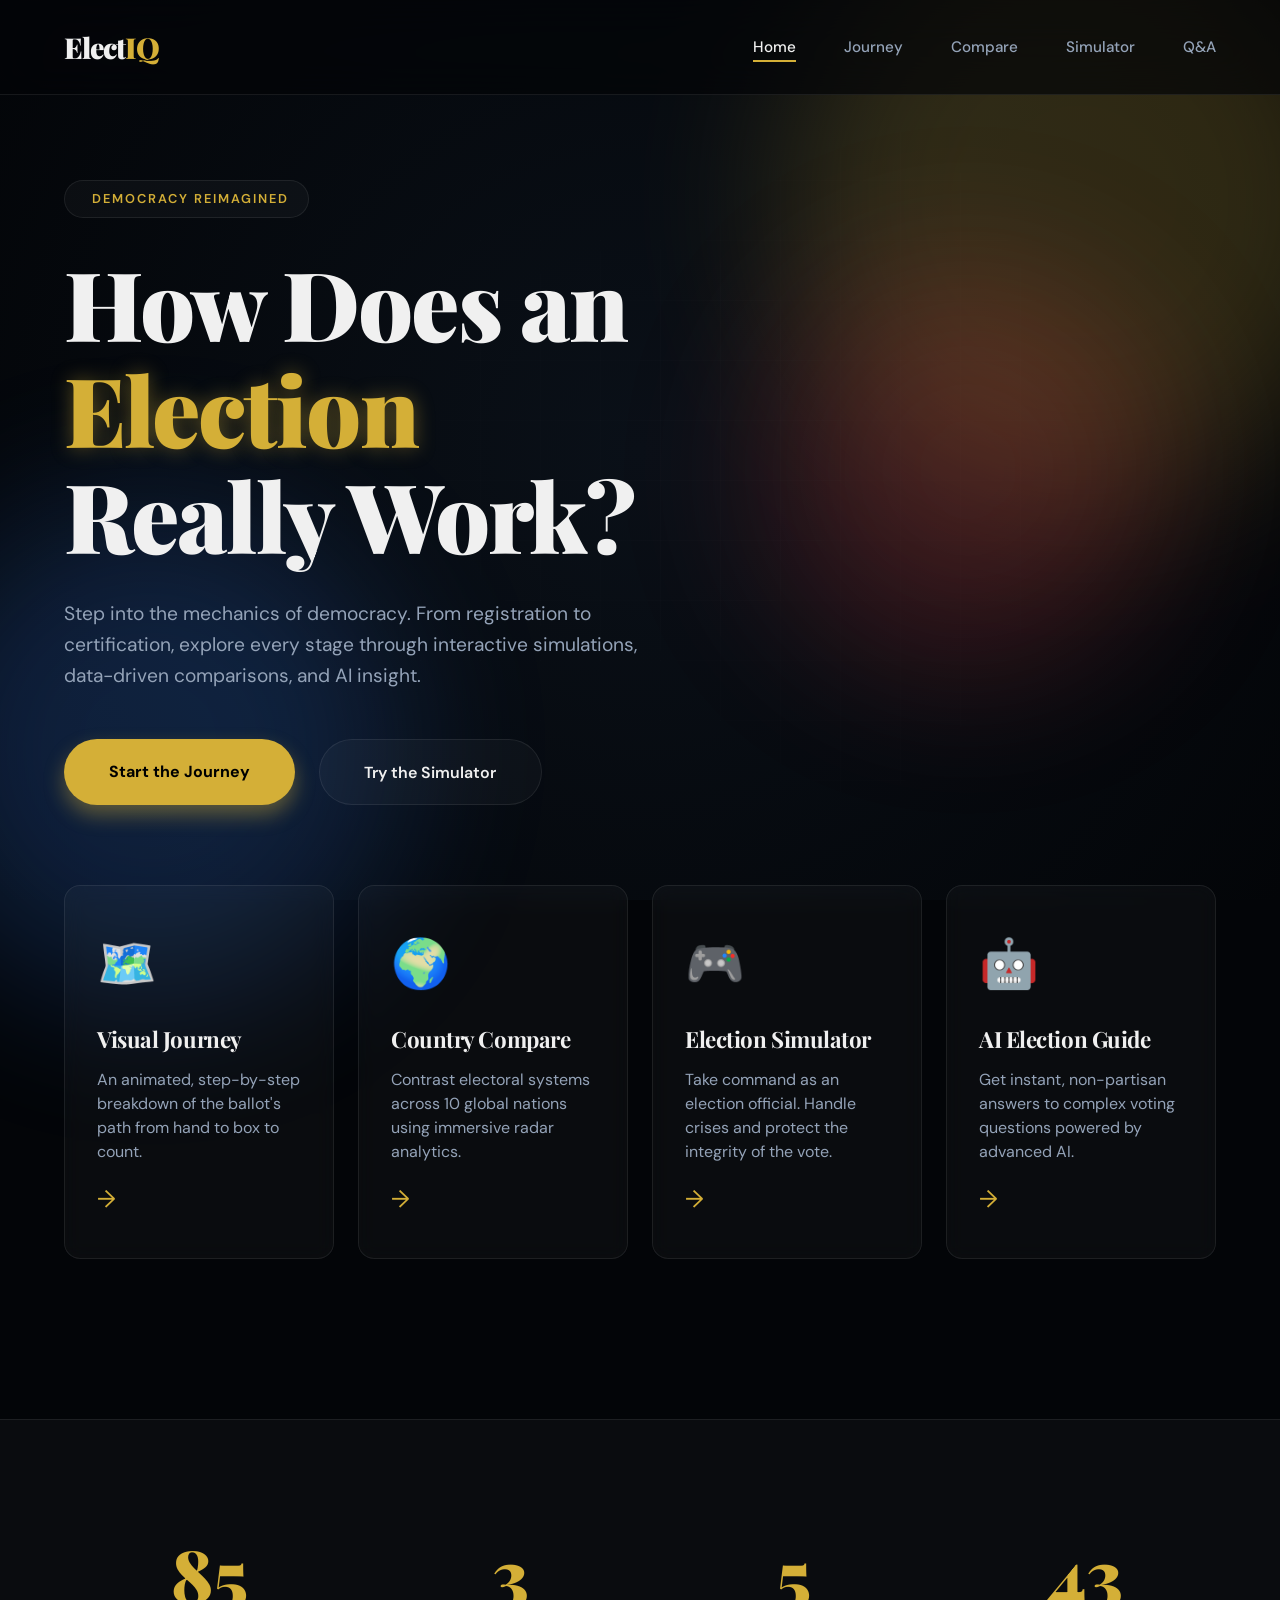
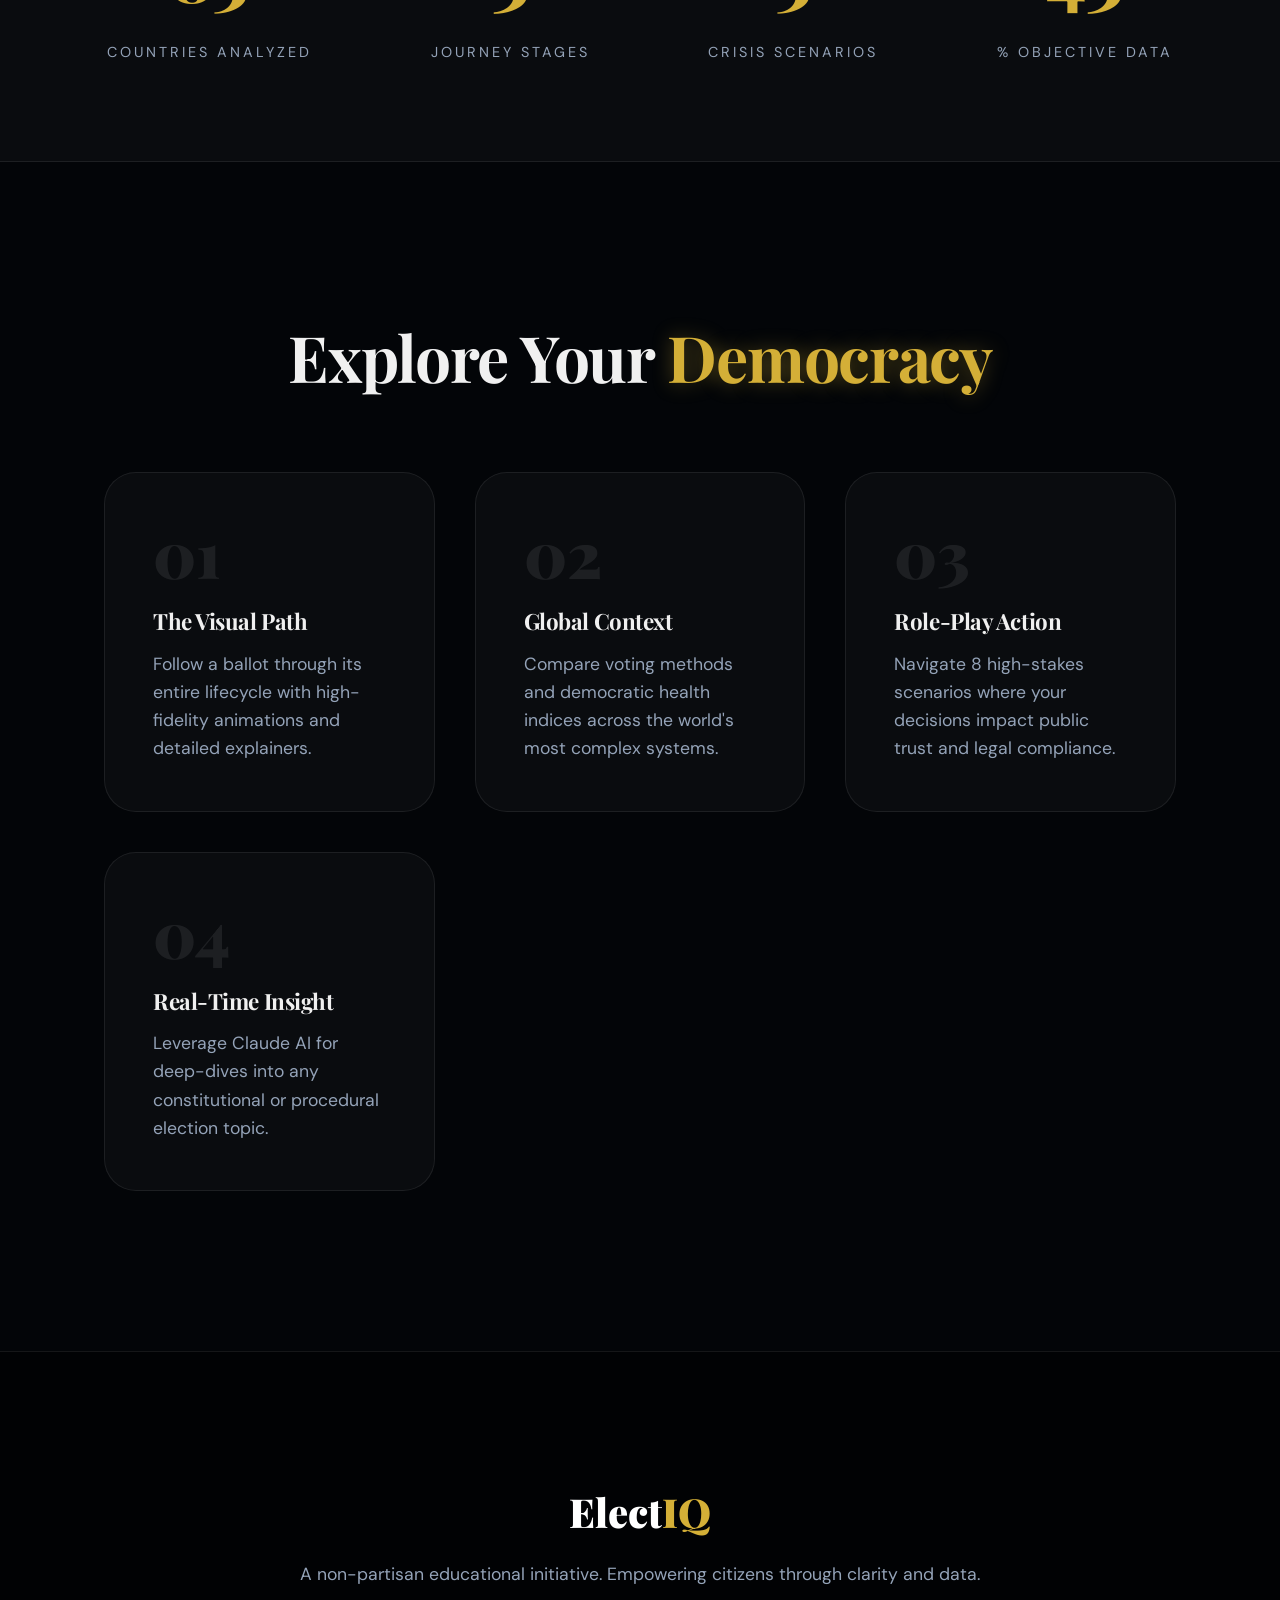
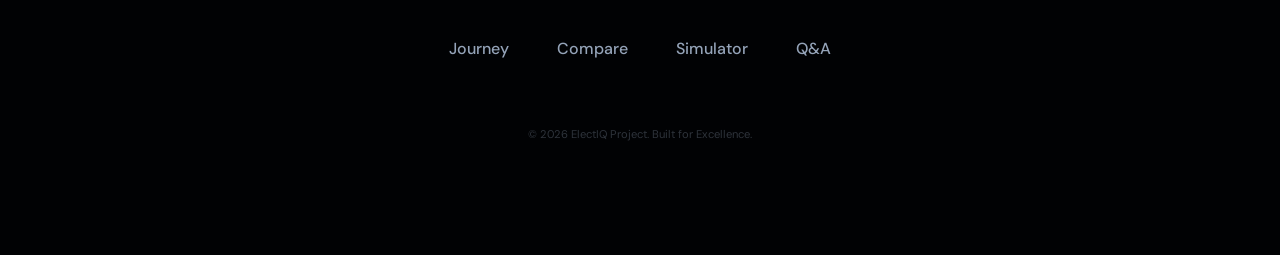
<file: problem-statement-2/index.html>
<!DOCTYPE html>
<html lang="en">
<head>
  <meta charset="UTF-8" />
  <meta name="viewport" content="width=device-width, initial-scale=1.0"/>
  <title>ElectIQ — Master Democracy Through Interaction</title>
  <meta name="description" content="Explore the full journey of an election with ElectIQ. Interactive visuals, country comparisons, and AI-powered guides to understand democracy.">
  <link rel="stylesheet" href="css/main.css" />
  <link rel="preconnect" href="https://fonts.googleapis.com">
  <link href="https://fonts.googleapis.com/css2?family=Playfair+Display:wght@700;900&family=DM+Sans:wght@300;400;500;700&display=swap" rel="stylesheet">
</head>
<body>

  <!-- NAV -->
  <nav class="nav">
    <div class="nav-logo">Elect<span>IQ</span></div>
    <ul class="nav-links">
      <li><a href="index.html" class="active">Home</a></li>
      <li><a href="pages/journey.html">Journey</a></li>
      <li><a href="pages/compare.html">Compare</a></li>
      <li><a href="pages/simulator.html">Simulator</a></li>
      <li><a href="pages/qa.html">Q&amp;A</a></li>
    </ul>
    <div class="nav-hamburger" id="hamburger">&#9776;</div>
  </nav>

  <main>
    <!-- HERO -->
    <section class="hero">
      <div class="hero-bg">
        <div class="circle c1"></div>
        <div class="circle c2"></div>
        <div class="circle c3"></div>
        <div class="grid-overlay"></div>
      </div>
      <div class="hero-content">
        <div class="hero-badge">
          <span class="badge-dot"></span>
          Democracy Reimagined
        </div>
        <h1 class="hero-title">How Does an<br/><span class="accent">Election</span><br/>Really Work?</h1>
        <p class="hero-sub">Step into the mechanics of democracy. From registration to certification, explore every stage through interactive simulations, data-driven comparisons, and AI insight.</p>
        <div class="hero-cta">
          <a href="pages/journey.html" class="btn-primary">Start the Journey</a>
          <a href="pages/simulator.html" class="btn-ghost">Try the Simulator</a>
        </div>
      </div>
      <div class="hero-cards">
        <a href="pages/journey.html" class="feature-card" style="--delay:0.1s">
          <div class="card-icon">🗺️</div>
          <h3>Visual Journey</h3>
          <p>An animated, step-by-step breakdown of the ballot's path from hand to box to count.</p>
          <span class="card-arrow">→</span>
        </a>
        <a href="pages/compare.html" class="feature-card" style="--delay:0.2s">
          <div class="card-icon">🌍</div>
          <h3>Country Compare</h3>
          <p>Contrast electoral systems across 10 global nations using immersive radar analytics.</p>
          <span class="card-arrow">→</span>
        </a>
        <a href="pages/simulator.html" class="feature-card" style="--delay:0.3s">
          <div class="card-icon">🎮</div>
          <h3>Election Simulator</h3>
          <p>Take command as an election official. Handle crises and protect the integrity of the vote.</p>
          <span class="card-arrow">→</span>
        </a>
        <a href="pages/qa.html" class="feature-card" style="--delay:0.4s">
          <div class="card-icon">🤖</div>
          <h3>AI Election Guide</h3>
          <p>Get instant, non-partisan answers to complex voting questions powered by advanced AI.</p>
          <span class="card-arrow">→</span>
        </a>
      </div>
    </section>

    <!-- STATS STRIP -->
    <section class="stats-strip">
      <div class="stat"><span class="stat-num" data-target="195">0</span><span class="stat-label">Countries Analyzed</span></div>
      <div class="stat"><span class="stat-num" data-target="8">0</span><span class="stat-label">Journey Stages</span></div>
      <div class="stat"><span class="stat-num" data-target="12">0</span><span class="stat-label">Crisis Scenarios</span></div>
      <div class="stat"><span class="stat-num" data-target="100">0</span><span class="stat-label">% Objective Data</span></div>
    </section>

    <!-- HOW IT WORKS STRIP -->
    <section class="how-section">
      <h2 class="section-title">Explore Your <span class="accent">Democracy</span></h2>
      <div class="how-grid">
        <div class="how-step">
          <div class="step-num">01</div>
          <h4>The Visual Path</h4>
          <p>Follow a ballot through its entire lifecycle with high-fidelity animations and detailed explainers.</p>
        </div>
        <div class="how-step">
          <div class="step-num">02</div>
          <h4>Global Context</h4>
          <p>Compare voting methods and democratic health indices across the world's most complex systems.</p>
        </div>
        <div class="how-step">
          <div class="step-num">03</div>
          <h4>Role-Play Action</h4>
          <p>Navigate 8 high-stakes scenarios where your decisions impact public trust and legal compliance.</p>
        </div>
        <div class="how-step">
          <div class="step-num">04</div>
          <h4>Real-Time Insight</h4>
          <p>Leverage Claude AI for deep-dives into any constitutional or procedural election topic.</p>
        </div>
      </div>
    </section>
  </main>

  <footer class="footer">
    <div class="footer-logo">Elect<span>IQ</span></div>
    <p>A non-partisan educational initiative. Empowering citizens through clarity and data.</p>
    <div class="footer-links">
      <a href="pages/journey.html">Journey</a>
      <a href="pages/compare.html">Compare</a>
      <a href="pages/simulator.html">Simulator</a>
      <a href="pages/qa.html">Q&amp;A</a>
    </div>
    <p style="margin-top: 2rem; font-size: 0.7rem; opacity: 0.3;">&copy; 2026 ElectIQ Project. Built for Excellence.</p>
  </footer>

  <script src="js/main.js"></script>
</body>
</html>
</file>
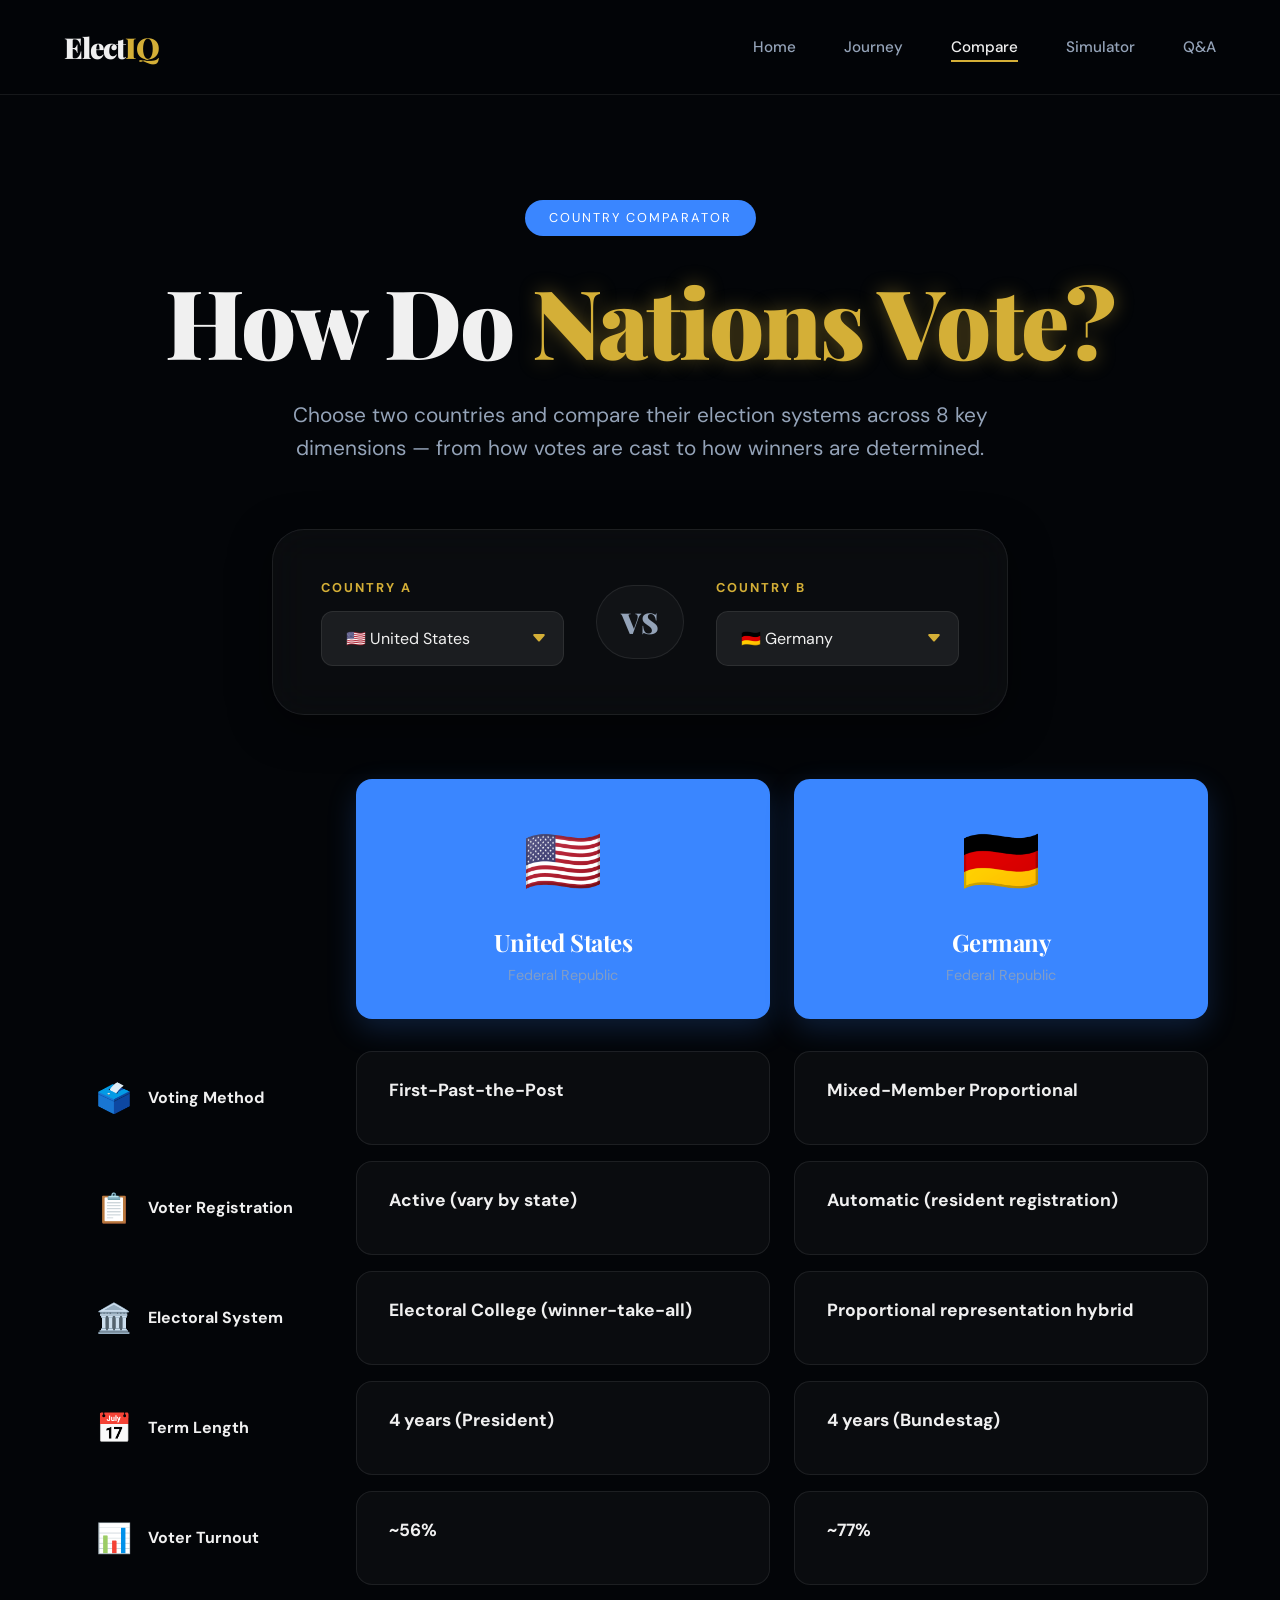
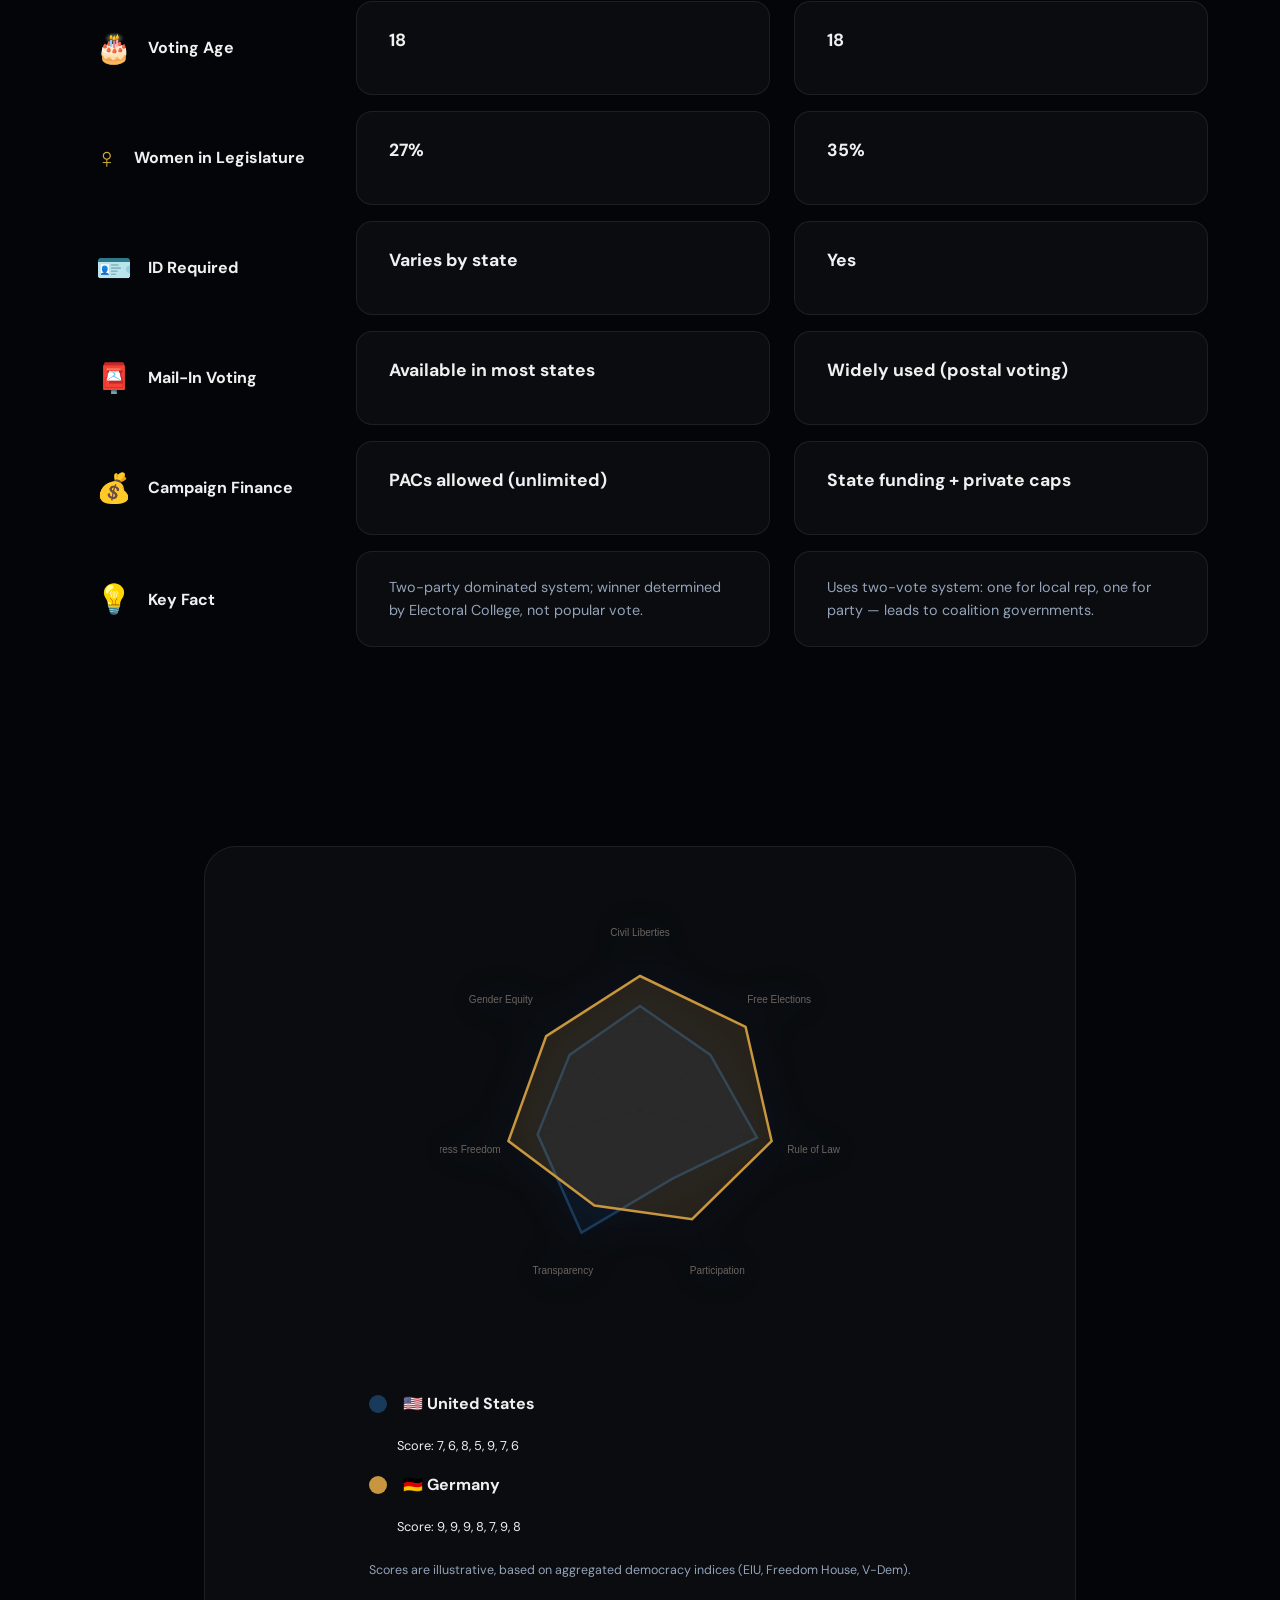
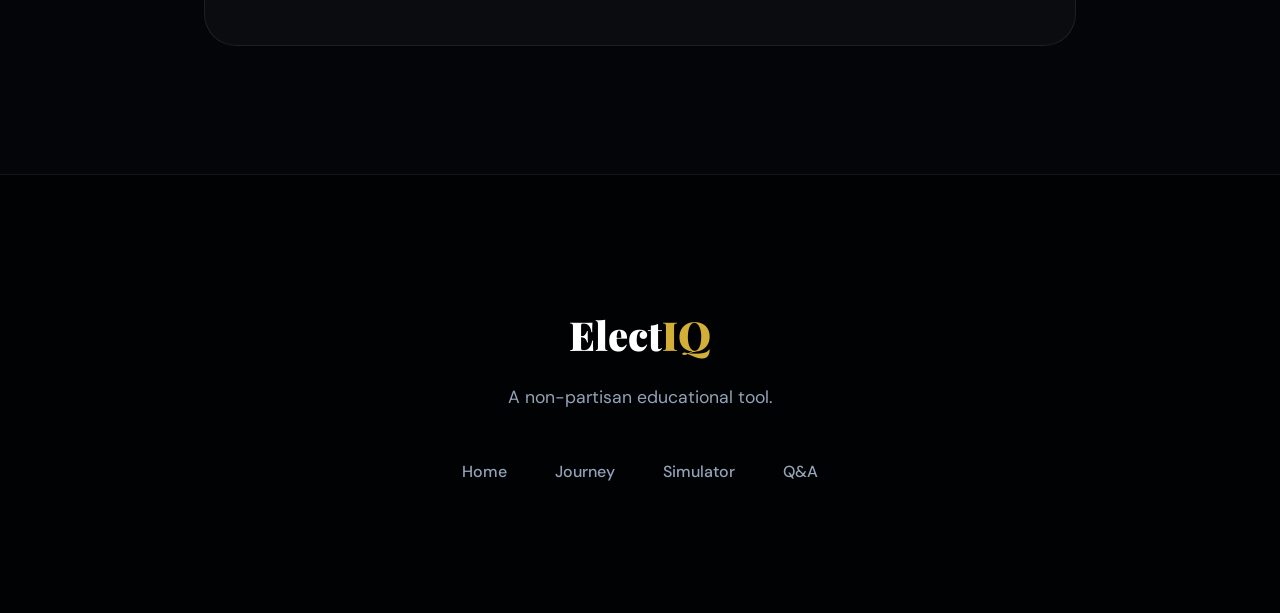
<file: problem-statement-2/pages/compare.html>
<!DOCTYPE html>
<html lang="en">
<head>
  <meta charset="UTF-8"/>
  <meta name="viewport" content="width=device-width, initial-scale=1.0"/>
  <title>Compare Countries — ElectIQ</title>
  <link rel="stylesheet" href="../css/main.css"/>
  <link rel="stylesheet" href="../css/compare.css"/>
  <link rel="preconnect" href="https://fonts.googleapis.com">
  <link href="https://fonts.googleapis.com/css2?family=Playfair+Display:wght@700;900&family=DM+Sans:wght@300;400;500&display=swap" rel="stylesheet">
</head>
<body>

  <nav class="nav">
    <a href="../index.html" class="nav-logo">Elect<span>IQ</span></a>
    <ul class="nav-links">
      <li><a href="../index.html">Home</a></li>
      <li><a href="journey.html">Journey</a></li>
      <li><a href="compare.html" class="active">Compare</a></li>
      <li><a href="simulator.html">Simulator</a></li>
      <li><a href="qa.html">Q&amp;A</a></li>
    </ul>
    <div class="nav-hamburger" id="hamburger">&#9776;</div>
  </nav>

  <div class="page-header">
    <div class="badge">Country Comparator</div>
    <h1>How Do <span class="accent">Nations Vote?</span></h1>
    <p>Choose two countries and compare their election systems across 8 key dimensions — from how votes are cast to how winners are determined.</p>
  </div>

  <!-- SELECTOR -->
  <div class="compare-selector-wrap">
    <div class="compare-selector">
      <div class="country-pick">
        <label>Country A</label>
        <select id="countryA" onchange="renderComparison()">
          <!-- Injected by JS -->
        </select>
      </div>
      <div class="vs-badge">VS</div>
      <div class="country-pick">
        <label>Country B</label>
        <select id="countryB" onchange="renderComparison()">
          <!-- Injected by JS -->
        </select>
      </div>
    </div>
  </div>

  <!-- COMPARISON TABLE -->
  <div class="compare-main" id="compareMain">
    <!-- Injected by JS -->
  </div>

  <!-- RADAR CHART -->
  <div class="radar-wrap">
    <h2 class="section-title" style="text-align:center;margin-bottom:2rem;">Democracy Index Snapshot</h2>
    <div class="radar-container">
      <canvas id="radarChart" width="400" height="400"></canvas>
      <div class="radar-legend" id="radarLegend"></div>
    </div>
  </div>

  <footer class="footer">
    <div class="footer-logo">Elect<span>IQ</span></div>
    <p>A non-partisan educational tool.</p>
    <div class="footer-links">
      <a href="../index.html">Home</a>
      <a href="journey.html">Journey</a>
      <a href="simulator.html">Simulator</a>
      <a href="qa.html">Q&amp;A</a>
    </div>
  </footer>

  <script src="../js/compare.js"></script>
</body>
</html>
</file>
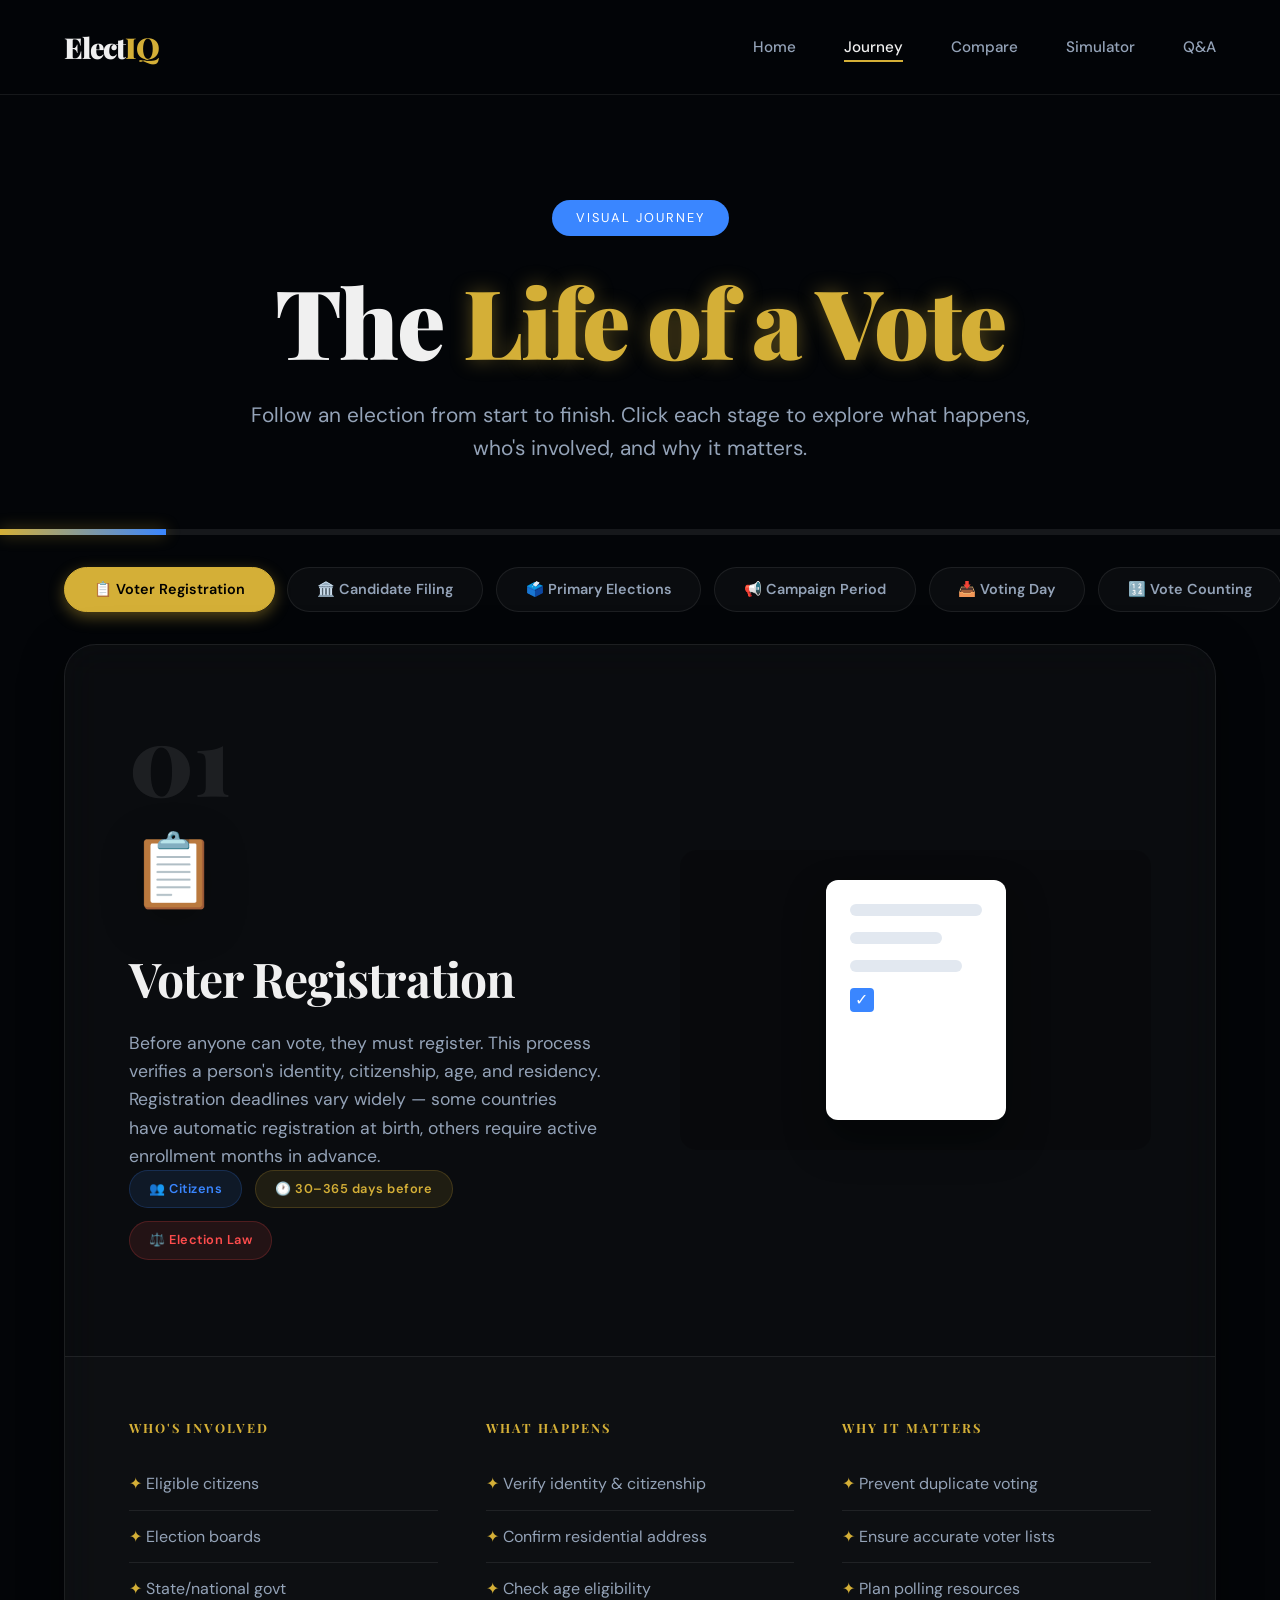
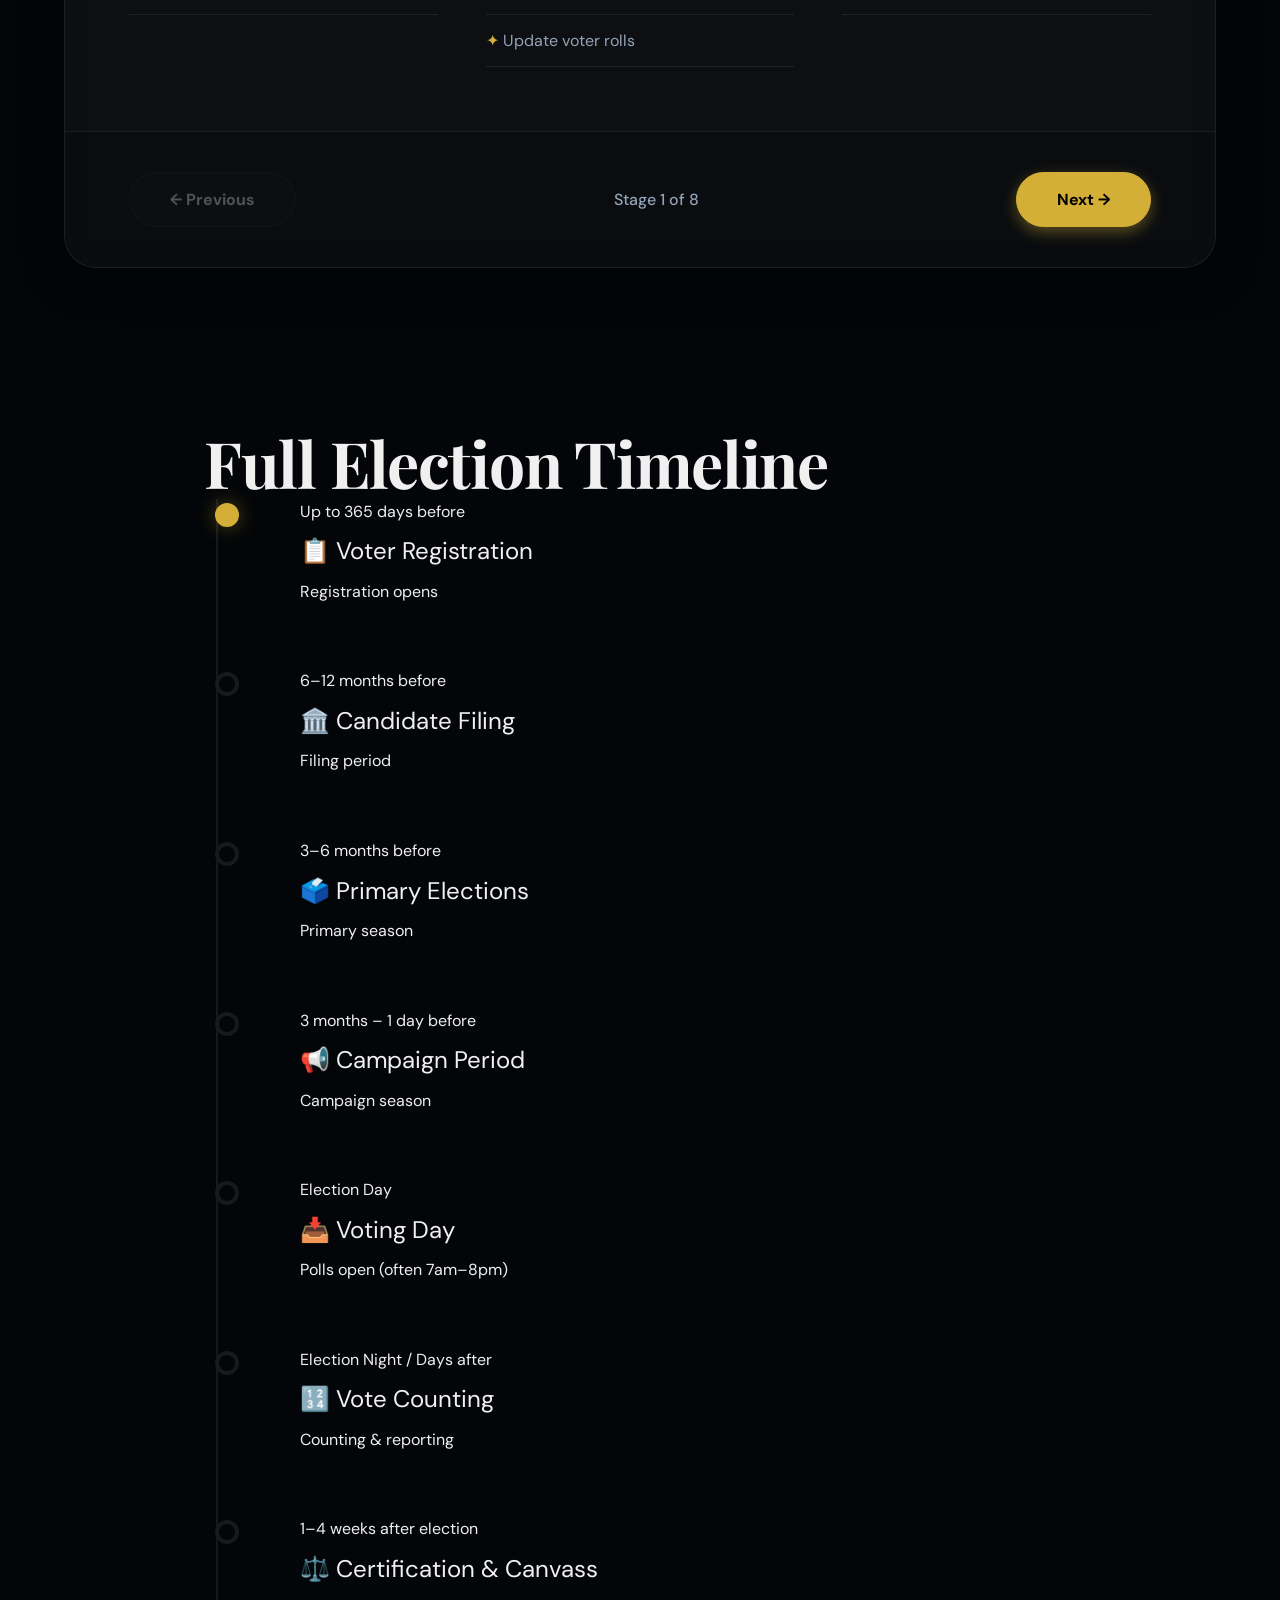
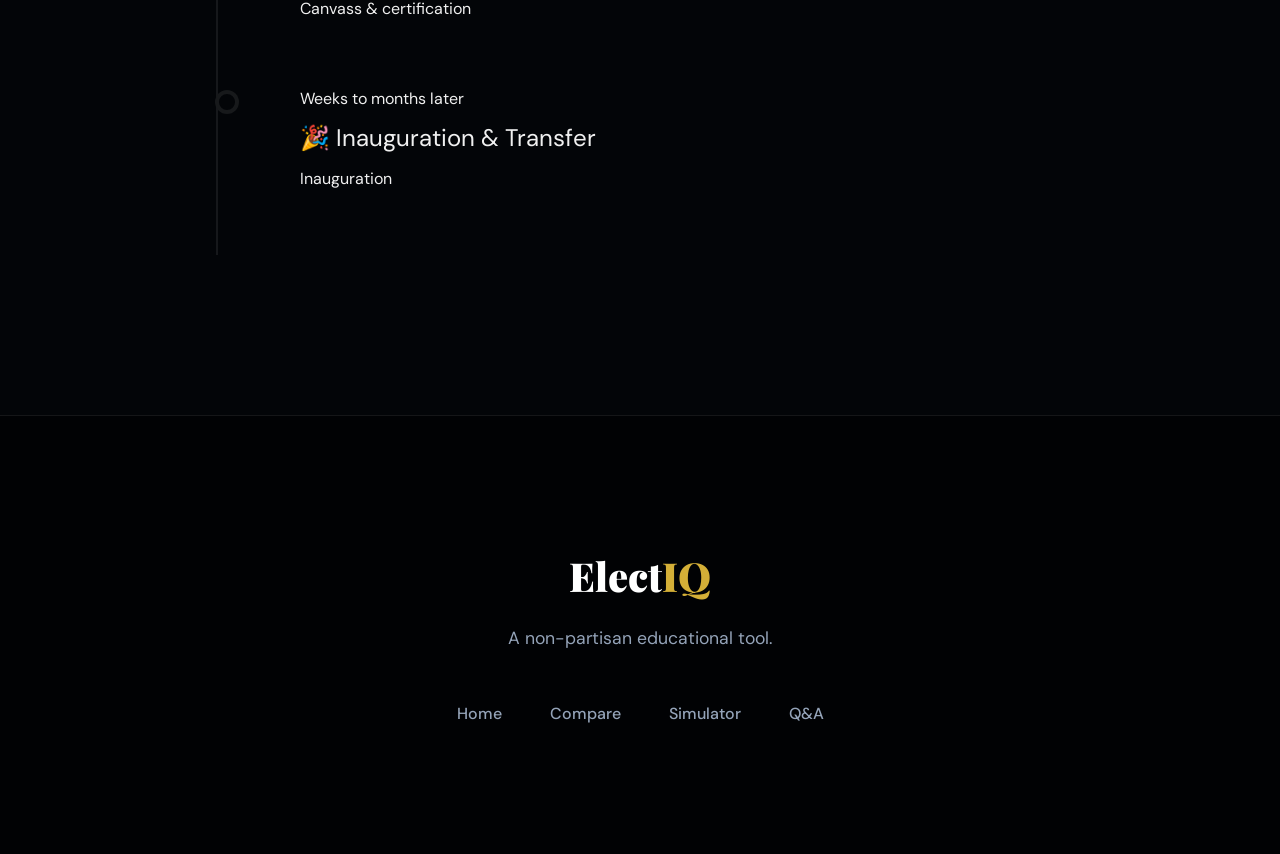
<file: problem-statement-2/pages/journey.html>
<!DOCTYPE html>
<html lang="en">
<head>
  <meta charset="UTF-8"/>
  <meta name="viewport" content="width=device-width, initial-scale=1.0"/>
  <title>Election Journey — ElectIQ</title>
  <link rel="stylesheet" href="../css/main.css"/>
  <link rel="stylesheet" href="../css/journey.css"/>
  <link rel="preconnect" href="https://fonts.googleapis.com">
  <link href="https://fonts.googleapis.com/css2?family=Playfair+Display:wght@700;900&family=DM+Sans:wght@300;400;500&display=swap" rel="stylesheet">
</head>
<body>

  <nav class="nav">
    <a href="../index.html" class="nav-logo">Elect<span>IQ</span></a>
    <ul class="nav-links">
      <li><a href="../index.html">Home</a></li>
      <li><a href="journey.html" class="active">Journey</a></li>
      <li><a href="compare.html">Compare</a></li>
      <li><a href="simulator.html">Simulator</a></li>
      <li><a href="qa.html">Q&amp;A</a></li>
    </ul>
    <div class="nav-hamburger" id="hamburger">&#9776;</div>
  </nav>

  <div class="page-header">
    <div class="badge">Visual Journey</div>
    <h1>The <span class="accent">Life of a Vote</span></h1>
    <p>Follow an election from start to finish. Click each stage to explore what happens, who's involved, and why it matters.</p>
  </div>

  <!-- PROGRESS BAR -->
  <div class="journey-progress-wrap">
    <div class="journey-progress-bar" id="journeyProgress"></div>
  </div>

  <!-- STAGE SELECTOR -->
  <div class="stage-selector" id="stageSelector">
    <!-- Injected by JS -->
  </div>

  <!-- STAGE DISPLAY -->
  <section class="stage-main" id="stageMain">
    <!-- Injected by JS -->
  </section>

  <!-- TIMELINE OVERVIEW -->
  <section class="timeline-section">
    <div class="timeline-header"><h2>Full Election Timeline</h2></div>
    <div class="timeline" id="timeline">
      <!-- Injected by JS -->
    </div>
  </section>

  <footer class="footer">
    <div class="footer-logo">Elect<span>IQ</span></div>
    <p>A non-partisan educational tool.</p>
    <div class="footer-links">
      <a href="../index.html">Home</a>
      <a href="compare.html">Compare</a>
      <a href="simulator.html">Simulator</a>
      <a href="qa.html">Q&amp;A</a>
    </div>
  </footer>

  <script src="../js/journey.js"></script>
</body>
</html>
</file>
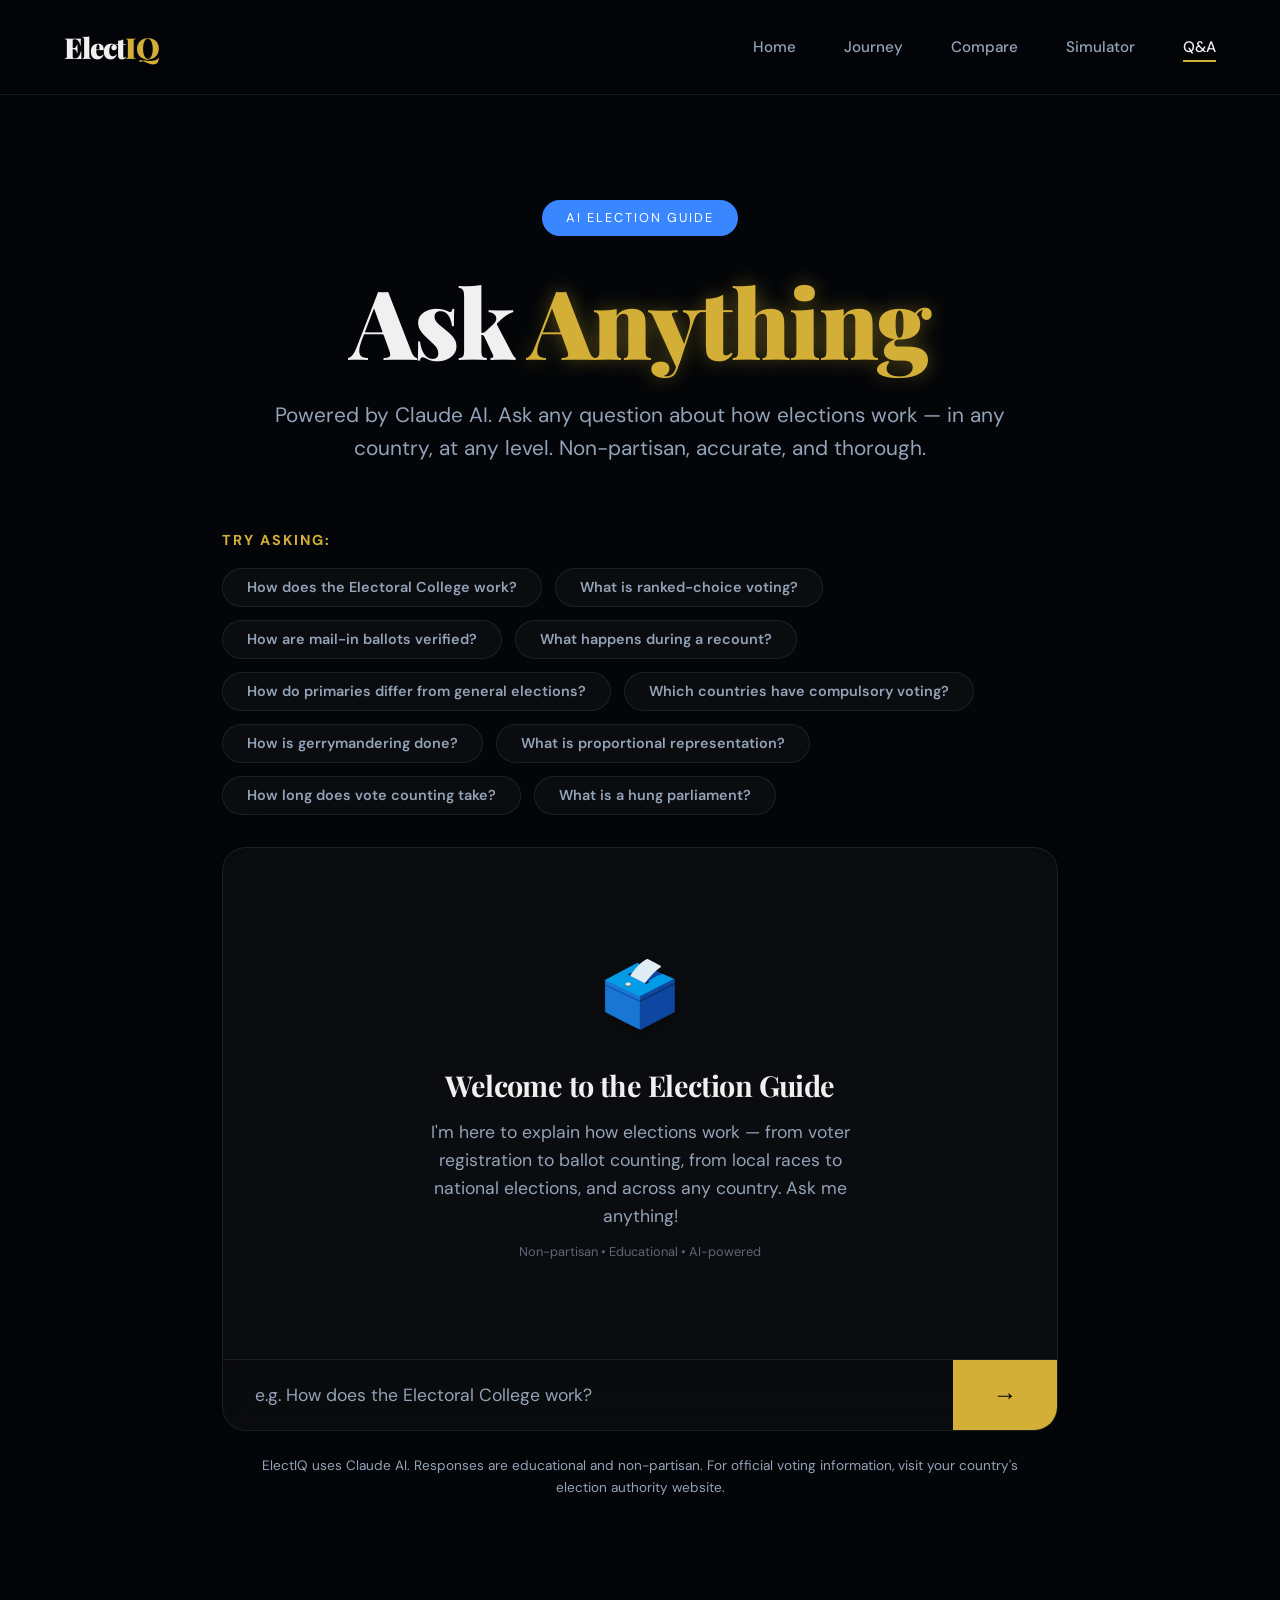
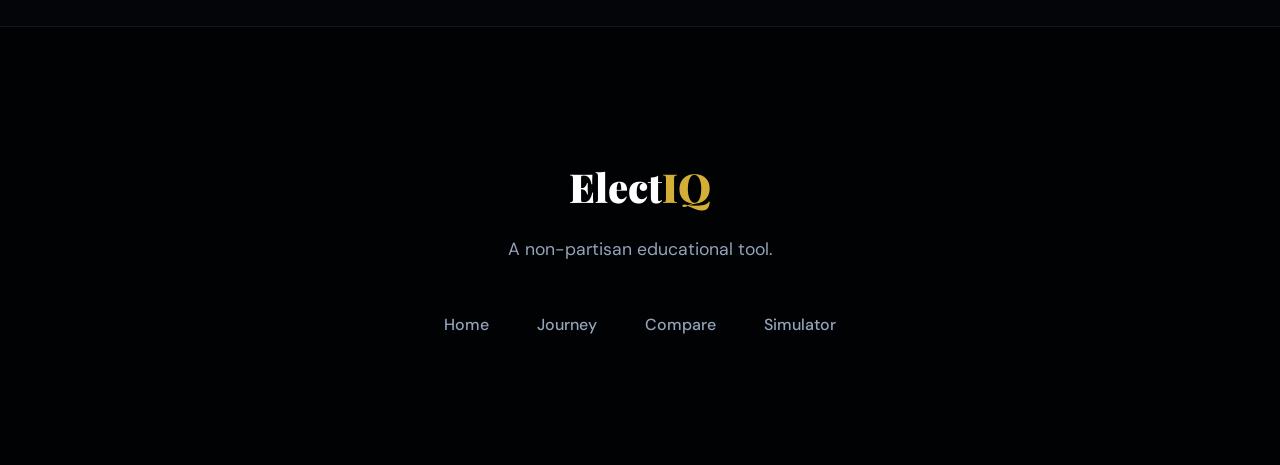
<file: problem-statement-2/pages/qa.html>
<!DOCTYPE html>
<html lang="en">
<head>
  <meta charset="UTF-8"/>
  <meta name="viewport" content="width=device-width, initial-scale=1.0"/>
  <title>Election Q&A — ElectIQ</title>
  <link rel="stylesheet" href="../css/main.css"/>
  <link rel="stylesheet" href="../css/qa.css"/>
  <link rel="preconnect" href="https://fonts.googleapis.com">
  <link href="https://fonts.googleapis.com/css2?family=Playfair+Display:wght@700;900&family=DM+Sans:wght@300;400;500&display=swap" rel="stylesheet">
</head>
<body>

  <nav class="nav">
    <a href="../index.html" class="nav-logo">Elect<span>IQ</span></a>
    <ul class="nav-links">
      <li><a href="../index.html">Home</a></li>
      <li><a href="journey.html">Journey</a></li>
      <li><a href="compare.html">Compare</a></li>
      <li><a href="simulator.html">Simulator</a></li>
      <li><a href="qa.html" class="active">Q&amp;A</a></li>
    </ul>
    <div class="nav-hamburger" id="hamburger">&#9776;</div>
  </nav>

  <div class="page-header">
    <div class="badge">AI Election Guide</div>
    <h1>Ask <span class="accent">Anything</span></h1>
    <p>Powered by Claude AI. Ask any question about how elections work — in any country, at any level. Non-partisan, accurate, and thorough.</p>
  </div>

  <!-- SUGGESTED QUESTIONS -->
  <div class="qa-suggestions-wrap">
    <p class="suggestions-label">Try asking:</p>
    <div class="qa-suggestions" id="suggestions">
      <!-- Injected by JS -->
    </div>
  </div>

  <!-- CHAT AREA -->
  <div class="qa-wrap">
    <div class="chat-window" id="chatWindow">
      <div class="chat-welcome">
        <div class="welcome-icon">🗳️</div>
        <h3>Welcome to the Election Guide</h3>
        <p>I'm here to explain how elections work — from voter registration to ballot counting, from local races to national elections, and across any country. Ask me anything!</p>
        <p style="margin-top:0.75rem; font-size:0.8rem; opacity:0.6;">Non-partisan • Educational • AI-powered</p>
      </div>
    </div>
    <div class="chat-input-wrap">
      <input type="text" id="chatInput" class="chat-input" placeholder="e.g. How does the Electoral College work?" maxlength="400"/>
      <button class="chat-send" id="sendBtn" onclick="sendMessage()">
        <span id="sendIcon">→</span>
      </button>
    </div>
    <p class="chat-disclaimer">ElectIQ uses Claude AI. Responses are educational and non-partisan. For official voting information, visit your country's election authority website.</p>
  </div>

  <footer class="footer">
    <div class="footer-logo">Elect<span>IQ</span></div>
    <p>A non-partisan educational tool.</p>
    <div class="footer-links">
      <a href="../index.html">Home</a>
      <a href="journey.html">Journey</a>
      <a href="compare.html">Compare</a>
      <a href="simulator.html">Simulator</a>
    </div>
  </footer>

  <script src="../js/qa.js"></script>
</body>
</html>
</file>
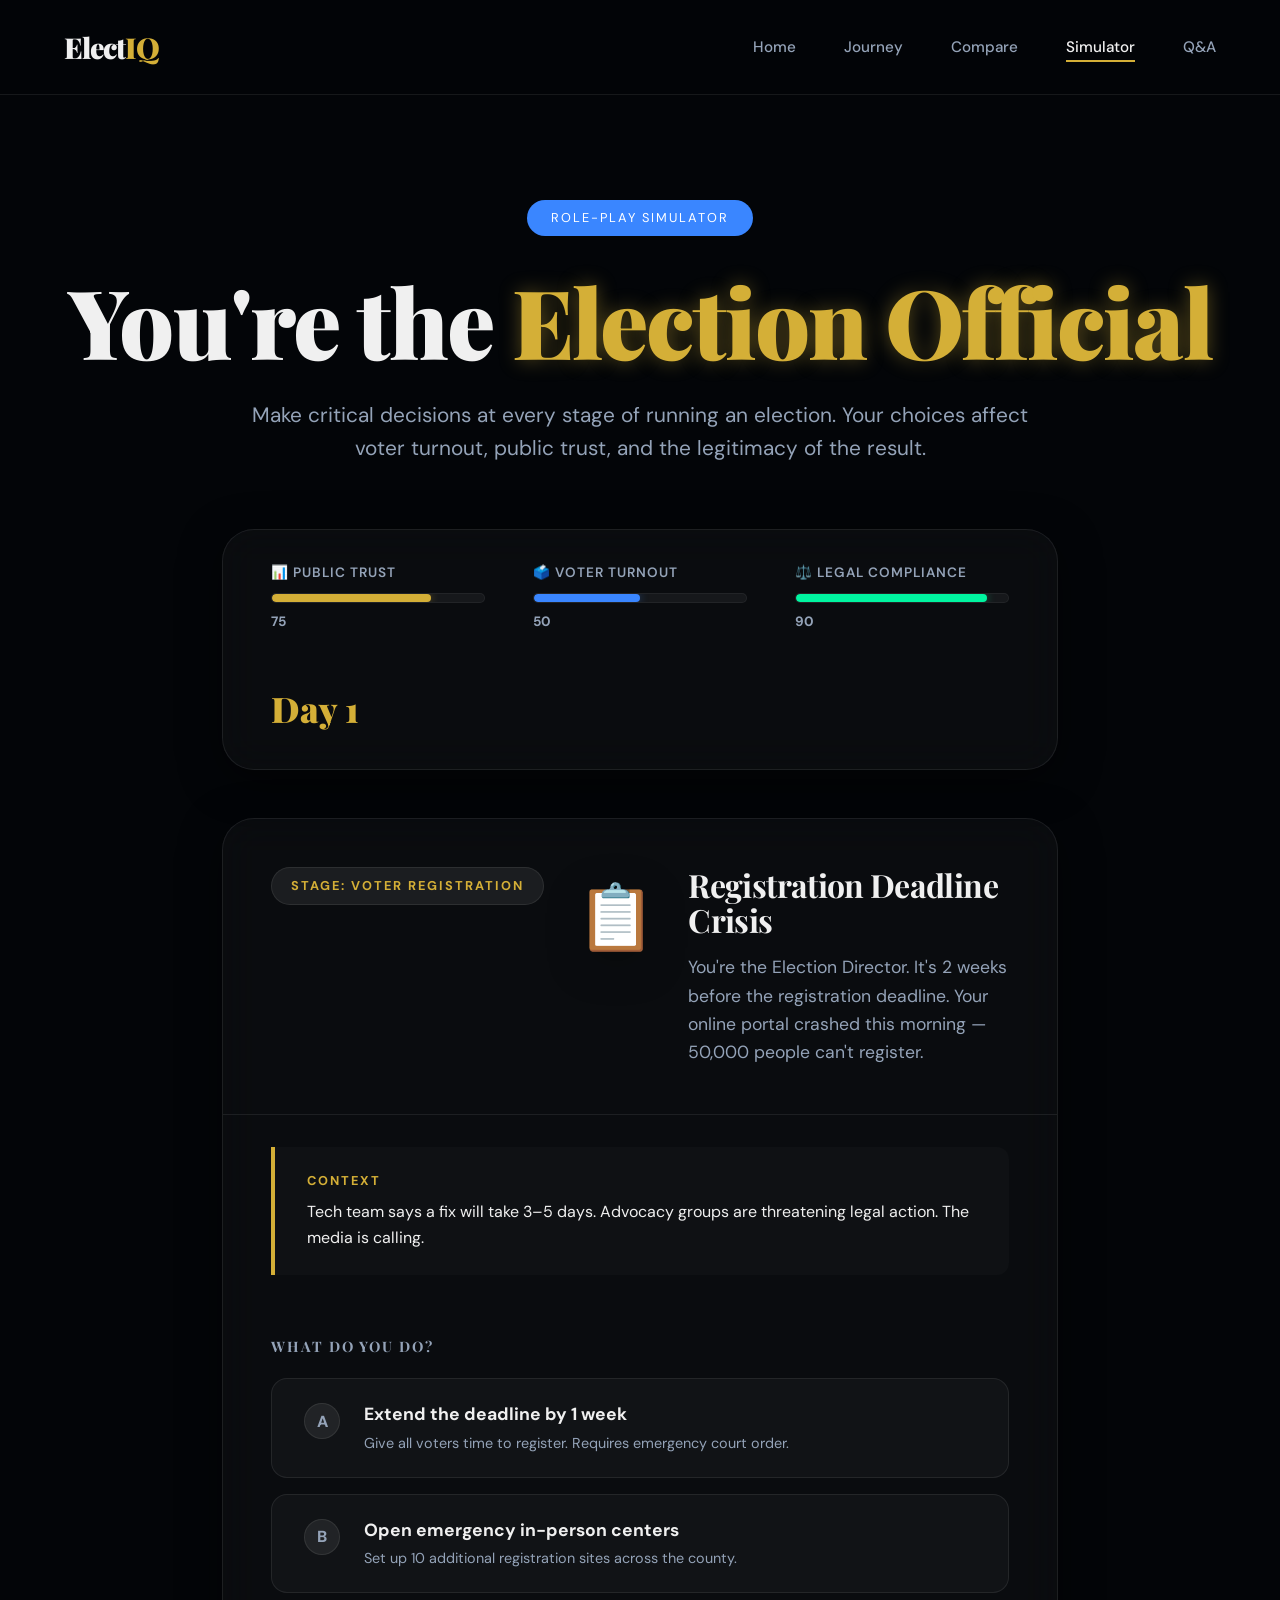
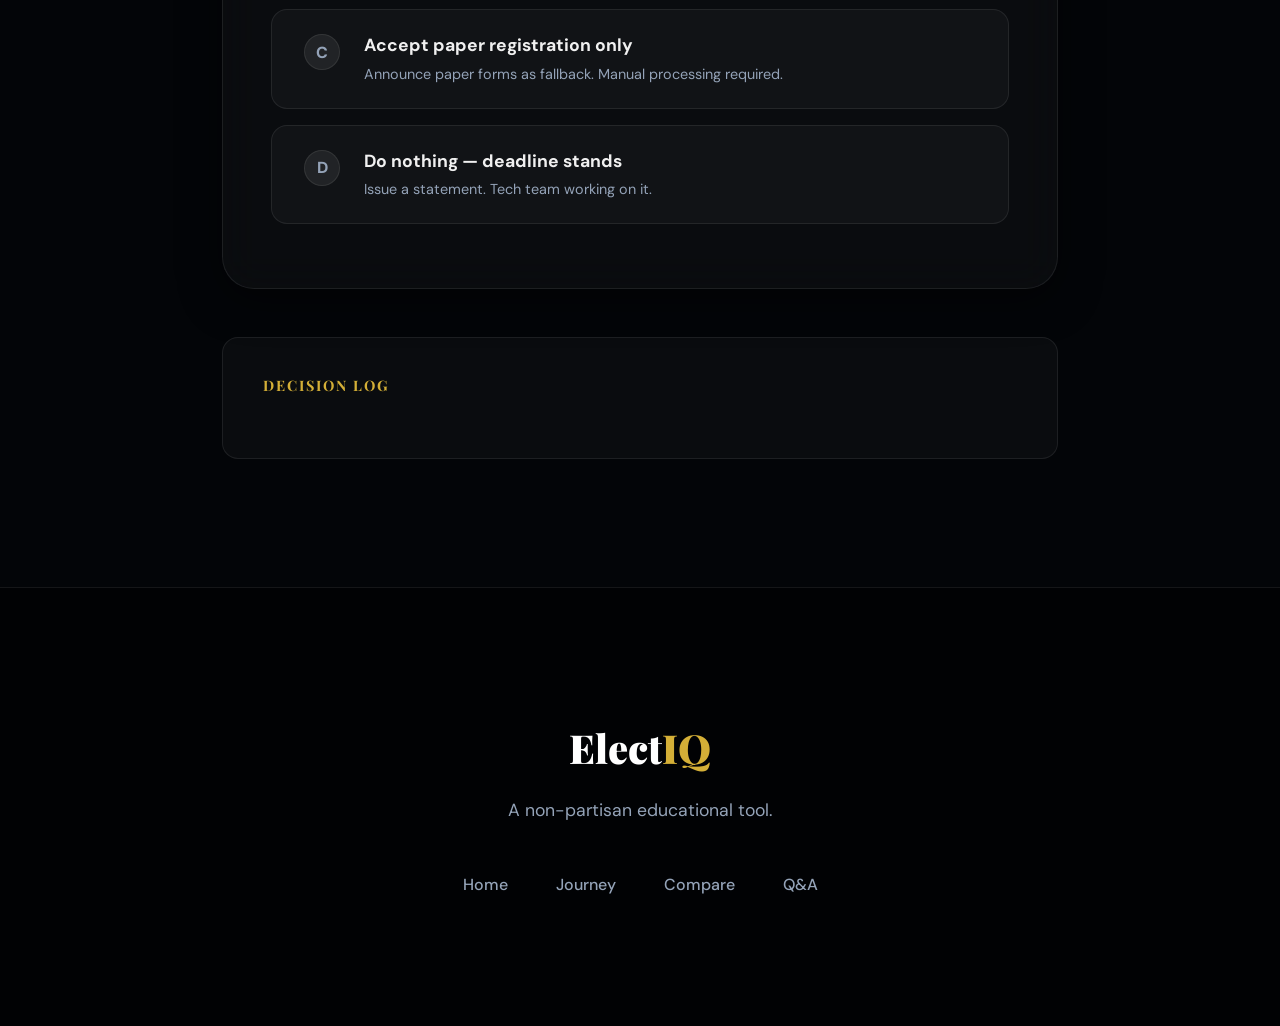
<file: problem-statement-2/pages/simulator.html>
<!DOCTYPE html>
<html lang="en">
<head>
  <meta charset="UTF-8"/>
  <meta name="viewport" content="width=device-width, initial-scale=1.0"/>
  <title>Election Simulator — ElectIQ</title>
  <link rel="stylesheet" href="../css/main.css"/>
  <link rel="stylesheet" href="../css/simulator.css"/>
  <link rel="preconnect" href="https://fonts.googleapis.com">
  <link href="https://fonts.googleapis.com/css2?family=Playfair+Display:wght@700;900&family=DM+Sans:wght@300;400;500&display=swap" rel="stylesheet">
</head>
<body>

  <nav class="nav">
    <a href="../index.html" class="nav-logo">Elect<span>IQ</span></a>
    <ul class="nav-links">
      <li><a href="../index.html">Home</a></li>
      <li><a href="journey.html">Journey</a></li>
      <li><a href="compare.html">Compare</a></li>
      <li><a href="simulator.html" class="active">Simulator</a></li>
      <li><a href="qa.html">Q&amp;A</a></li>
    </ul>
    <div class="nav-hamburger" id="hamburger">&#9776;</div>
  </nav>

  <div class="page-header">
    <div class="badge">Role-Play Simulator</div>
    <h1>You're the <span class="accent">Election Official</span></h1>
    <p>Make critical decisions at every stage of running an election. Your choices affect voter turnout, public trust, and the legitimacy of the result.</p>
  </div>

  <!-- GAME AREA -->
  <div class="sim-wrap">

    <!-- STATUS BAR -->
    <div class="sim-status" id="simStatus">
      <div class="sim-metric">
        <div class="metric-label">📊 Public Trust</div>
        <div class="metric-bar-wrap"><div class="metric-bar trust-bar" id="trustBar"></div></div>
        <div class="metric-val" id="trustVal">75</div>
      </div>
      <div class="sim-metric">
        <div class="metric-label">🗳️ Voter Turnout</div>
        <div class="metric-bar-wrap"><div class="metric-bar turnout-bar" id="turnoutBar"></div></div>
        <div class="metric-val" id="turnoutVal">50</div>
      </div>
      <div class="sim-metric">
        <div class="metric-label">⚖️ Legal Compliance</div>
        <div class="metric-bar-wrap"><div class="metric-bar legal-bar" id="legalBar"></div></div>
        <div class="metric-val" id="legalVal">90</div>
      </div>
      <div class="sim-day">Day <span id="dayNum">1</span></div>
    </div>

    <!-- SCENE DISPLAY -->
    <div class="sim-scene" id="simScene">
      <!-- Injected by JS -->
    </div>

    <!-- HISTORY LOG -->
    <div class="sim-history">
      <h4>Decision Log</h4>
      <div id="historyLog" class="history-log"></div>
    </div>
  </div>

  <footer class="footer">
    <div class="footer-logo">Elect<span>IQ</span></div>
    <p>A non-partisan educational tool.</p>
    <div class="footer-links">
      <a href="../index.html">Home</a>
      <a href="journey.html">Journey</a>
      <a href="compare.html">Compare</a>
      <a href="qa.html">Q&amp;A</a>
    </div>
  </footer>

  <script src="../js/simulator.js"></script>
</body>
</html>
</file>
<file: problem-statement-2/css/main.css>
/* =============================================
   ELECTIQ — MODERN PREMIUM DESIGN SYSTEM
   ============================================= */

:root {
  --bg: #030508;
  --surface: rgba(255, 255, 255, 0.03);
  --surface-hover: rgba(255, 255, 255, 0.07);
  --accent: #d4af37; /* Royal Gold */
  --accent-glow: rgba(212, 175, 55, 0.4);
  --blue: #3a86ff;
  --red: #ff4d4d;
  --green: #00f5a0;
  --text: #f0f0f0;
  --text-muted: #94a3b8;
  --border: rgba(255, 255, 255, 0.08);
  --shadow: 0 10px 40px rgba(0, 0, 0, 0.5);
  --radius: 16px;
  --radius-lg: 32px;
  font-size: 16px;
}

*, *::before, *::after { box-sizing: border-box; margin: 0; padding: 0; }

html { scroll-behavior: smooth; }

body {
  font-family: 'DM Sans', sans-serif;
  background: var(--bg);
  color: var(--text);
  line-height: 1.6;
  overflow-x: hidden;
  -webkit-font-smoothing: antialiased;
}

/* ---- TYPOGRAPHY ---- */
h1, h2, h3, h4 { font-family: 'Playfair Display', serif; line-height: 1.1; letter-spacing: -0.02em; }
h1 { font-size: clamp(3rem, 8vw, 6rem); font-weight: 900; }
h2 { font-size: clamp(2rem, 5vw, 4rem); font-weight: 700; }
h3 { font-size: 1.5rem; font-weight: 700; }
p { color: var(--text-muted); font-size: 1.1rem; }
a { text-decoration: none; color: inherit; transition: all 0.3s ease; }

.accent { color: var(--accent); text-shadow: 0 0 20px var(--accent-glow); }

/* ---- NAV ---- */
.nav {
  position: fixed; top: 0; left: 0; right: 0; z-index: 1000;
  display: flex; align-items: center; justify-content: space-between;
  padding: 1.5rem 4rem;
  background: rgba(3, 5, 8, 0.7);
  backdrop-filter: blur(20px);
  border-bottom: 1px solid var(--border);
  transition: all 0.4s cubic-bezier(0.4, 0, 0.2, 1);
}
.nav.scrolled { padding: 1rem 4rem; background: rgba(3, 5, 8, 0.9); }
.nav-logo {
  font-family: 'Playfair Display', serif;
  font-weight: 900; font-size: 1.8rem; letter-spacing: -1px;
}
.nav-logo span { color: var(--accent); }
.nav-links { display: flex; gap: 3rem; list-style: none; }
.nav-links a {
  font-size: 0.95rem; font-weight: 500; color: var(--text-muted);
  position: relative;
}
.nav-links a:hover, .nav-links a.active { color: var(--text); }
.nav-links a::after {
  content: ''; position: absolute; bottom: -5px; left: 0; width: 0;
  height: 2px; background: var(--accent); transition: width 0.3s ease;
}
.nav-links a:hover::after, .nav-links a.active::after { width: 100%; }
.nav-hamburger { display: none; color: var(--text); font-size: 1.8rem; }

/* ---- HERO ---- */
.hero {
  min-height: 100vh; padding: 180px 4rem 6rem;
  position: relative; overflow: hidden;
  display: flex; flex-direction: column; justify-content: center;
  max-width: 1440px; margin: 0 auto;
}
.hero-bg {
  position: fixed; inset: 0; z-index: -1;
  background: radial-gradient(circle at 50% 50%, #0a1018 0%, #030508 100%);
}
.circle {
  position: absolute; border-radius: 50%; filter: blur(80px);
  opacity: 0.2; animation: drift 25s ease-in-out infinite;
}
.c1 { width: 600px; height: 600px; background: var(--accent); top: -100px; right: -100px; }
.c2 { width: 500px; height: 500px; background: var(--blue); bottom: -100px; left: -100px; animation-delay: -5s; }
.c3 { width: 400px; height: 400px; background: var(--red); top: 30%; left: 60%; animation-delay: -10s; }

@keyframes drift {
  0%, 100% { transform: translate(0, 0) scale(1); }
  50% { transform: translate(40px, -40px) scale(1.1); }
}

.grid-overlay {
  position: absolute; inset: 0;
  background-image: linear-gradient(var(--border) 1px, transparent 1px),
                    linear-gradient(90deg, var(--border) 1px, transparent 1px);
  background-size: 60px 60px;
  opacity: 0.15;
  mask-image: radial-gradient(circle at center, black, transparent 80%);
}

.hero-badge {
  display: inline-flex; align-items: center; gap: 8px;
  background: var(--surface); border: 1px solid var(--border);
  color: var(--accent); font-size: 0.8rem; font-weight: 600;
  letter-spacing: 2px; text-transform: uppercase;
  padding: 0.5rem 1.2rem; border-radius: 100px; margin-bottom: 2rem;
  animation: fadeUp 0.8s ease backwards;
}
.hero-title {
  animation: fadeUp 0.8s 0.2s ease backwards;
  margin-bottom: 2rem;
  max-width: 900px;
}
.hero-sub {
  max-width: 600px; font-size: 1.2rem; margin-bottom: 3rem;
  animation: fadeUp 0.8s 0.4s ease backwards;
}
.hero-cta {
  display: flex; gap: 1.5rem; margin-bottom: 5rem;
  animation: fadeUp 0.8s 0.6s ease backwards;
}
.btn-primary {
  background: var(--accent); color: #000;
  padding: 1.2rem 2.8rem; border-radius: 100px;
  font-weight: 700; font-size: 1rem;
  box-shadow: 0 10px 20px var(--accent-glow);
}
.btn-primary:hover { transform: translateY(-3px) scale(1.02); box-shadow: 0 15px 30px var(--accent-glow); }

.btn-ghost {
  background: var(--surface); color: var(--text);
  padding: 1.2rem 2.8rem; border-radius: 100px;
  font-weight: 600; font-size: 1rem;
  border: 1px solid var(--border);
}
.btn-ghost:hover { background: var(--surface-hover); border-color: var(--text-muted); }

/* FEATURE CARDS */
.hero-cards {
  display: grid; grid-template-columns: repeat(auto-fit, minmax(260px, 1fr));
  gap: 1.5rem; width: 100%;
  animation: fadeUp 0.8s 0.8s ease backwards;
}
.feature-card {
  background: var(--surface); border: 1px solid var(--border);
  backdrop-filter: blur(10px);
  border-radius: var(--radius); padding: 2.5rem 2rem;
  display: flex; flex-direction: column; gap: 1rem;
  transition: all 0.4s cubic-bezier(0.4, 0, 0.2, 1);
  position: relative; overflow: hidden;
}
.feature-card::after {
  content: ''; position: absolute; inset: 0;
  background: radial-gradient(circle at top right, rgba(212, 175, 55, 0.1), transparent 70%);
  opacity: 0; transition: opacity 0.4s;
}
.feature-card:hover {
  transform: translateY(-10px);
  background: var(--surface-hover);
  border-color: var(--accent);
  box-shadow: 0 20px 40px rgba(0, 0, 0, 0.4);
}
.feature-card:hover::after { opacity: 1; }
.card-icon { font-size: 3rem; margin-bottom: 0.5rem; }
.feature-card h3 { font-size: 1.4rem; color: var(--text); }
.feature-card p { font-size: 1rem; line-height: 1.5; }
.card-arrow {
  margin-top: auto; color: var(--accent); font-size: 1.5rem;
  transition: transform 0.3s ease;
}
.feature-card:hover .card-arrow { transform: translateX(8px); }

/* STATS STRIP */
.stats-strip {
  background: var(--surface);
  border-top: 1px solid var(--border);
  border-bottom: 1px solid var(--border);
  display: flex; justify-content: space-around; gap: 2rem; flex-wrap: wrap;
  padding: 6rem 4rem; margin-top: 4rem;
}
.stat { text-align: center; }
.stat-num {
  display: block; font-family: 'Playfair Display', serif; font-size: 4.5rem;
  font-weight: 900; color: var(--accent); margin-bottom: 0.5rem;
}
.stat-label { font-size: 0.9rem; letter-spacing: 3px; text-transform: uppercase; color: var(--text-muted); }

/* HOW SECTION */
.how-section {
  max-width: 1200px; margin: 0 auto; padding: 10rem 4rem;
}
.section-title { text-align: center; margin-bottom: 5rem; }
.how-grid {
  display: grid; grid-template-columns: repeat(auto-fit, minmax(280px, 1fr)); gap: 2.5rem;
}
.how-step {
  padding: 3rem; border: 1px solid var(--border); border-radius: var(--radius-lg);
  background: var(--surface); transition: all 0.4s;
}
.how-step:hover { background: var(--surface-hover); transform: scale(1.02); }
.step-num {
  font-family: 'Playfair Display', serif; font-size: 4rem; font-weight: 900;
  color: var(--border); line-height: 1; margin-bottom: 1.5rem;
}
.how-step h4 { font-size: 1.4rem; margin-bottom: 1rem; color: var(--text); }

/* PAGE HEADER */
.page-header {
  padding: 200px 4rem 4rem;
  max-width: 1440px; margin: 0 auto;
  text-align: center;
}
.page-header .badge {
  display: inline-block; background: var(--blue); color: #fff;
  font-size: 0.8rem; letter-spacing: 2px; text-transform: uppercase;
  padding: 0.5rem 1.5rem; border-radius: 100px; margin-bottom: 2rem;
}
.page-header h1 { margin-bottom: 1.5rem; }
.page-header p { max-width: 800px; margin: 0 auto; font-size: 1.3rem; }

/* FOOTER */
.footer {
  background: #010204; border-top: 1px solid var(--border);
  padding: 8rem 4rem 4rem; text-align: center;
}
.footer-logo {
  font-family: 'Playfair Display', serif; font-weight: 900;
  font-size: 2.5rem; color: #fff; margin-bottom: 1rem;
}
.footer-logo span { color: var(--accent); }
.footer p { margin-bottom: 3rem; }
.footer-links { display: flex; gap: 3rem; justify-content: center; flex-wrap: wrap; margin-bottom: 4rem; }
.footer-links a { color: var(--text-muted); font-weight: 500; }
.footer-links a:hover { color: var(--accent); }

/* ANIMATIONS */
@keyframes fadeUp {
  from { opacity: 0; transform: translateY(40px); }
  to   { opacity: 1; transform: translateY(0); }
}

.feature-card, .how-step, .stats-strip, .section-title {
  opacity: 0; transform: translateY(30px); transition: all 0.8s cubic-bezier(0.4, 0, 0.2, 1);
}
.feature-card.revealed, .how-step.revealed, .stats-strip.revealed, .section-title.revealed {
  opacity: 1; transform: translateY(0);
}

/* RESPONSIVE */
@media (max-width: 768px) {
  .nav { padding: 1rem 1.5rem; }
  .nav-links { display: none; }
  .nav-hamburger { display: block; }
  .hero { padding: 120px 1.5rem 4rem; }
  .stats-strip { padding: 4rem 1.5rem; }
  .how-section { padding: 6rem 1.5rem; }
}
</file>
<file: problem-statement-2/css/compare.css>
/* =============================================
   COMPARE PAGE STYLES — PREMIUM DARK
   ============================================= */

.compare-selector-wrap {
  max-width: 800px; margin: 0 auto 4rem; padding: 0 2rem;
}
.compare-selector {
  background: var(--surface); border: 1px solid var(--border);
  backdrop-filter: blur(20px);
  border-radius: var(--radius-lg); padding: 3rem;
  display: flex; align-items: center; gap: 2rem; flex-wrap: wrap;
  box-shadow: var(--shadow);
}
.country-pick { flex: 1; min-width: 220px; }
.country-pick label {
  display: block; font-size: 0.8rem; letter-spacing: 2px;
  text-transform: uppercase; color: var(--accent); margin-bottom: 0.8rem;
  font-weight: 700;
}
.country-pick select {
  width: 100%; padding: 1rem 1.5rem;
  border: 1px solid var(--border); border-radius: 12px;
  background: var(--surface-hover); font-family: 'DM Sans', sans-serif;
  font-size: 1rem; color: var(--text); appearance: none; cursor: pointer;
  background-image: url("data:image/svg+xml,%3Csvg xmlns='http://www.w3.org/2000/svg' width='16' height='16' fill='%23d4af37' viewBox='0 0 16 16'%3E%3Cpath d='M7.247 11.14 2.451 5.658C1.885 5.013 2.345 4 3.204 4h9.592a1 1 0 0 1 .753 1.659l-4.796 5.48a1 1 0 0 1-1.506 0z'/%3E%3C/svg%3E");
  background-repeat: no-repeat; background-position: right 1rem center;
  transition: all 0.3s;
}
.country-pick select:focus { outline: none; border-color: var(--accent); box-shadow: 0 0 15px var(--accent-glow); }
.vs-badge {
  font-family: 'Playfair Display', serif; font-weight: 900;
  font-size: 1.8rem; color: var(--text-muted);
  background: var(--surface); padding: 0.8rem 1.5rem; border-radius: 100px;
  border: 1px solid var(--border);
}

/* COMPARISON TABLE */
.compare-main {
  max-width: 1200px; margin: 0 auto 6rem; padding: 0 2rem;
  animation: fadeUp 0.8s ease both;
}
.compare-header {
  display: grid; grid-template-columns: 260px 1fr 1fr;
  gap: 1.5rem; margin-bottom: 2rem;
}
.compare-header-cell {
  background: var(--blue); color: #fff;
  border-radius: var(--radius); padding: 2rem;
  text-align: center; box-shadow: 0 10px 30px rgba(58, 134, 255, 0.2);
}
.compare-header-cell.empty { background: transparent; box-shadow: none; }
.compare-flag { font-size: 4rem; margin-bottom: 1rem; display: block; }
.compare-header-cell h3 { font-size: 1.5rem; color: #fff; }
.compare-header-cell p { font-size: 0.9rem; opacity: 0.8; margin-top: 0.5rem; }

.compare-row {
  display: grid; grid-template-columns: 260px 1fr 1fr;
  gap: 1.5rem; margin-bottom: 1rem;
}
.compare-label {
  display: flex; align-items: center; gap: 1rem;
  font-size: 1rem; font-weight: 700; color: var(--text);
  padding: 1.5rem;
}
.compare-label-icon { font-size: 1.8rem; color: var(--accent); }
.compare-cell {
  background: var(--surface); border: 1px solid var(--border);
  border-radius: var(--radius); padding: 1.5rem 2rem;
  transition: all 0.3s;
}
.compare-cell:hover { background: var(--surface-hover); border-color: var(--accent); }
.compare-cell .value {
  font-weight: 700; font-size: 1.1rem; color: var(--text);
  margin-bottom: 0.5rem;
}
.compare-cell .sub { font-size: 0.9rem; color: var(--text-muted); }
.compare-chip {
  display: inline-block; padding: 0.4rem 1rem;
  border-radius: 100px; font-size: 0.8rem; font-weight: 700; letter-spacing: 0.5px;
}
.chip-good { background: rgba(0, 245, 160, 0.1); color: var(--green); border: 1px solid rgba(0, 245, 160, 0.2); }
.chip-mid  { background: rgba(212, 175, 55, 0.1); color: var(--accent); border: 1px solid rgba(212, 175, 55, 0.2); }
.chip-low  { background: rgba(255, 77, 77, 0.1); color: var(--red); border: 1px solid rgba(255, 77, 77, 0.2); }

/* RADAR */
.radar-wrap {
  max-width: 1000px; margin: 0 auto 8rem; padding: 0 4rem;
}
.radar-container {
  display: flex; align-items: center; gap: 5rem; flex-wrap: wrap;
  justify-content: center; background: var(--surface); padding: 4rem;
  border-radius: var(--radius-lg); border: 1px solid var(--border);
}
#radarChart { max-width: 500px; filter: drop-shadow(0 0 20px rgba(58, 134, 255, 0.2)); }
.radar-legend { min-width: 240px; }
.radar-legend-item {
  display: flex; align-items: center; gap: 1rem;
  margin-bottom: 1.2rem; font-size: 1rem; font-weight: 600;
}
.radar-dot {
  width: 18px; height: 18px; border-radius: 50%; flex-shrink: 0;
}

@media (max-width: 768px) {
  .compare-header, .compare-row { grid-template-columns: 1fr; }
  .compare-label { font-weight: 700; border-bottom: 1px solid var(--border); padding: 1rem 0; }
  .radar-container { padding: 2rem; gap: 2rem; }
}
</file>
<file: problem-statement-2/css/journey.css>
/* =============================================
   JOURNEY PAGE STYLES — PREMIUM DARK
   ============================================= */

/* PROGRESS */
.journey-progress-wrap {
  height: 6px; background: var(--border);
  position: sticky; top: 80px; z-index: 50;
}
.journey-progress-bar {
  height: 100%; background: linear-gradient(90deg, var(--accent), var(--blue));
  width: 0%; transition: width 0.5s cubic-bezier(0.4, 0, 0.2, 1);
  box-shadow: 0 0 15px var(--accent-glow);
}

/* STAGE SELECTOR */
.stage-selector {
  display: flex; overflow-x: auto; gap: 0.8rem;
  padding: 2rem 4rem; max-width: 1440px; margin: 0 auto;
  scrollbar-width: none;
}
.stage-selector::-webkit-scrollbar { display: none; }
.stage-btn {
  flex-shrink: 0; padding: 0.8rem 1.8rem;
  border: 1px solid var(--border); border-radius: 100px;
  background: var(--surface); cursor: pointer;
  font-family: 'DM Sans', sans-serif; font-size: 0.9rem; font-weight: 600;
  color: var(--text-muted); transition: all 0.3s; white-space: nowrap;
  display: flex; align-items: center; gap: 0.6rem;
}
.stage-btn:hover { background: var(--surface-hover); border-color: var(--text-muted); color: var(--text); }
.stage-btn.active {
  background: var(--accent); color: #000; border-color: var(--accent);
  box-shadow: 0 5px 15px var(--accent-glow);
}
.stage-btn.done {
  border-color: var(--green); color: var(--green);
  background: rgba(0, 245, 160, 0.05);
}

/* STAGE MAIN */
.stage-main {
  max-width: 1440px; margin: 0 auto; padding: 0 4rem 6rem;
}
.stage-card {
  background: var(--surface); border: 1px solid var(--border);
  backdrop-filter: blur(20px);
  border-radius: var(--radius-lg); overflow: hidden;
  box-shadow: var(--shadow);
  animation: fadeUp 0.8s cubic-bezier(0.4, 0, 0.2, 1) both;
}
.stage-card-top {
  padding: 4rem;
  display: grid; grid-template-columns: 1fr 1fr; gap: 5rem;
  align-items: center;
}
.stage-num {
  font-family: 'Playfair Display', serif; font-size: 6rem;
  font-weight: 900; color: var(--border); line-height: 1;
  margin-bottom: 0.5rem;
}
.stage-emoji { font-size: 4.5rem; margin-bottom: 1.5rem; display: block; filter: drop-shadow(0 10px 20px rgba(0,0,0,0.3)); }
.stage-card h2 { font-size: 3rem; margin-bottom: 1.5rem; color: var(--text); }
.stage-tags { display: flex; gap: 0.8rem; flex-wrap: wrap; margin-bottom: 2rem; }
.stage-tag {
  padding: 0.5rem 1.2rem; border-radius: 100px;
  font-size: 0.8rem; font-weight: 600; letter-spacing: 0.5px;
}
.tag-who { background: rgba(58, 134, 255, 0.1); color: var(--blue); border: 1px solid rgba(58, 134, 255, 0.2); }
.tag-time { background: rgba(212, 175, 55, 0.1); color: var(--accent); border: 1px solid rgba(212, 175, 55, 0.2); }
.tag-law { background: rgba(255, 77, 77, 0.1); color: var(--red); border: 1px solid rgba(255, 77, 77, 0.2); }

.stage-visual {
  display: flex; align-items: center; justify-content: center;
  min-height: 300px; background: rgba(0,0,0,0.2); border-radius: var(--radius);
}

.stage-card-bottom {
  background: rgba(255,255,255,0.01); border-top: 1px solid var(--border);
  padding: 4rem;
  display: grid; grid-template-columns: repeat(3, 1fr); gap: 3rem;
}
.detail-block h4 { font-size: 0.8rem; letter-spacing: 2px; text-transform: uppercase; color: var(--accent); margin-bottom: 1.5rem; }
.detail-block ul { list-style: none; }
.detail-block ul li { font-size: 1rem; color: var(--text-muted); padding: 0.8rem 0; border-bottom: 1px solid var(--border); }
.detail-block ul li::before { content: '✦ '; color: var(--accent); }

.stage-nav {
  display: flex; justify-content: space-between; align-items: center;
  padding: 2.5rem 4rem; border-top: 1px solid var(--border);
}
.stage-nav-btn {
  padding: 1rem 2.5rem; border-radius: 100px;
  border: 1px solid var(--border); background: var(--surface);
  cursor: pointer; font-family: 'DM Sans', sans-serif;
  font-size: 1rem; font-weight: 700; color: var(--text); transition: all 0.3s;
}
.stage-nav-btn:hover { background: var(--surface-hover); border-color: var(--text); }
.stage-nav-btn.gold { background: var(--accent); color: #000; border-color: var(--accent); box-shadow: 0 5px 15px var(--accent-glow); }
.stage-counter { font-size: 1rem; color: var(--text-muted); font-weight: 500; }

/* STAGE VISUALS */
.ballot-visual {
  position: relative; width: 180px; height: 240px;
  background: #fff; border-radius: 12px; box-shadow: 0 20px 40px rgba(0,0,0,0.4);
  padding: 1.5rem; animation: bounce 3s ease-in-out infinite;
}
.ballot-line { height: 12px; background: #e2e8f0; border-radius: 6px; margin-bottom: 1rem; }
.ballot-line:nth-child(2) { width: 70%; }
.ballot-line:nth-child(3) { width: 85%; }
.ballot-check {
  width: 24px; height: 24px; border: 2px solid var(--blue);
  border-radius: 4px; background: var(--blue); position: relative;
  animation: pulse 2s ease-in-out infinite;
}
.ballot-check::after {
  content: '✓'; color: #fff; font-size: 16px;
  position: absolute; top: 50%; left: 50%; transform: translate(-50%,-50%);
}

.urn-visual { text-align: center; animation: bounce 2.5s ease-in-out infinite; }
.urn-body {
  width: 100px; height: 120px; background: var(--blue);
  border-radius: 0 0 20px 20px; margin: 0 auto;
  position: relative; overflow: hidden; border: 2px solid rgba(255,255,255,0.1);
}
.urn-slot { width: 50px; height: 6px; background: rgba(255,255,255,0.3); margin: 15px auto 0; border-radius: 3px; }
.urn-paper { width: 24px; height: 32px; background: #fff; border-radius: 4px; box-shadow: 0 2px 5px rgba(0,0,0,0.2); }

/* TIMELINE */
.timeline-section {
  max-width: 1000px; margin: 0 auto; padding: 4rem 4rem 10rem;
}
.timeline { position: relative; padding-left: 4rem; }
.timeline::before {
  content: ''; position: absolute; left: 12px; top: 0; bottom: 0;
  width: 2px; background: var(--border);
}
.tl-item { position: relative; padding-bottom: 4rem; padding-left: 2rem; cursor: pointer; }
.tl-dot {
  position: absolute; left: -3.3rem; top: 4px;
  width: 24px; height: 24px; border-radius: 50%;
  background: var(--bg); border: 4px solid var(--border);
  transition: all 0.3s; z-index: 2;
}
.tl-item.done .tl-dot { background: var(--green); border-color: var(--green); box-shadow: 0 0 15px rgba(0, 245, 160, 0.4); }
.tl-item.active .tl-dot { background: var(--accent); border-color: var(--accent); box-shadow: 0 0 20px var(--accent-glow); }
.tl-title { font-size: 1.5rem; color: var(--text); margin: 0.5rem 0; }

@media (max-width: 768px) {
  .stage-selector { padding: 1.5rem; }
  .stage-main { padding: 0 1.5rem 4rem; }
  .stage-card-top { padding: 2rem; grid-template-columns: 1fr; gap: 2rem; }
  .stage-card h2 { font-size: 2rem; }
  .stage-card-bottom { padding: 2rem; grid-template-columns: 1fr; }
  .stage-nav { padding: 1.5rem 2rem; flex-direction: column; gap: 1rem; }
}
</file>
<file: problem-statement-2/css/qa.css>
/* =============================================
   Q&A PAGE STYLES — PREMIUM DARK
   ============================================= */

.qa-suggestions-wrap {
  max-width: 900px; margin: 0 auto 2rem; padding: 0 2rem;
}
.suggestions-label {
  font-size: 0.9rem; letter-spacing: 2px; text-transform: uppercase;
  margin-bottom: 1rem; color: var(--accent); font-weight: 700;
}
.qa-suggestions { display: flex; flex-wrap: wrap; gap: 0.8rem; }
.suggestion-btn {
  padding: 0.6rem 1.5rem; border: 1px solid var(--border);
  border-radius: 100px; background: var(--surface);
  font-family: 'DM Sans', sans-serif; font-size: 0.9rem;
  cursor: pointer; color: var(--text-muted); transition: all 0.3s;
  font-weight: 600;
}
.suggestion-btn:hover {
  border-color: var(--accent); color: var(--text); background: var(--surface-hover);
  transform: translateY(-2px); box-shadow: 0 5px 15px rgba(0,0,0,0.2);
}

/* CHAT */
.qa-wrap {
  max-width: 900px; margin: 0 auto 8rem; padding: 0 2rem;
}
.chat-window {
  background: var(--surface); border: 1px solid var(--border);
  backdrop-filter: blur(20px);
  border-radius: 24px 24px 0 0;
  min-height: 500px; max-height: 600px; overflow-y: auto;
  padding: 3rem;
  display: flex; flex-direction: column; gap: 2rem;
  box-shadow: var(--shadow);
}
.chat-welcome {
  text-align: center; padding: 3rem 1rem; color: var(--text-muted);
  flex: 1; display: flex; flex-direction: column;
  align-items: center; justify-content: center;
}
.welcome-icon { font-size: 4rem; margin-bottom: 1.5rem; filter: drop-shadow(0 10px 20px rgba(0,0,0,0.3)); }
.chat-welcome h3 { font-size: 1.8rem; color: var(--text); margin-bottom: 1rem; }
.chat-welcome p { font-size: 1.1rem; max-width: 450px; line-height: 1.6; }

/* MESSAGE BUBBLES */
.msg { display: flex; gap: 1.25rem; animation: fadeUp 0.5s cubic-bezier(0.4, 0, 0.2, 1) both; max-width: 100%; }
.msg.user { flex-direction: row-reverse; }
.msg-avatar {
  width: 40px; height: 40px; border-radius: 50%; flex-shrink: 0;
  display: flex; align-items: center; justify-content: center;
  font-size: 1.2rem; font-weight: 800;
}
.msg.ai .msg-avatar   { background: var(--blue); color: #fff; box-shadow: 0 0 15px rgba(58, 134, 255, 0.4); }
.msg.user .msg-avatar { background: var(--accent); color: #000; box-shadow: 0 0 15px var(--accent-glow); }
.msg-bubble {
  max-width: 80%; padding: 1.5rem 2rem;
  border-radius: 16px; line-height: 1.7;
  font-size: 1.05rem;
}
.msg.ai .msg-bubble {
  background: var(--surface-hover); border: 1px solid var(--border);
  color: var(--text); border-radius: 0 20px 20px 20px;
}
.msg.user .msg-bubble {
  background: var(--blue); color: #fff;
  border-radius: 20px 0 20px 20px;
  box-shadow: 0 10px 20px rgba(58, 134, 255, 0.2);
}
.msg-bubble p { color: inherit; margin-bottom: 1rem; }
.msg-bubble p:last-child { margin-bottom: 0; }

/* TYPING INDICATOR */
.typing-dots { display: flex; gap: 6px; align-items: center; padding: 1rem 0; }
.typing-dots span {
  width: 8px; height: 8px; border-radius: 50%;
  background: var(--accent); animation: blink 1.2s ease-in-out infinite;
}
.typing-dots span:nth-child(2) { animation-delay: 0.2s; }
.typing-dots span:nth-child(3) { animation-delay: 0.4s; }

/* INPUT */
.chat-input-wrap {
  display: flex; border: 1px solid var(--border);
  border-top: none; border-radius: 0 0 24px 24px;
  overflow: hidden; background: var(--surface);
  backdrop-filter: blur(20px);
}
.chat-input {
  flex: 1; padding: 1.5rem 2rem;
  border: none; outline: none;
  font-family: 'DM Sans', sans-serif; font-size: 1.1rem;
  background: transparent; color: var(--text);
}
.chat-input::placeholder { color: var(--text-muted); }
.chat-send {
  padding: 0 2.5rem; background: var(--accent); color: #000;
  border: none; cursor: pointer; font-size: 1.5rem; font-weight: 900;
  transition: all 0.3s;
}
.chat-send:hover { background: var(--accent); transform: scale(1.05); }
.chat-send:disabled { background: var(--surface-hover); color: var(--text-muted); cursor: not-allowed; }

.chat-disclaimer {
  font-size: 0.85rem; color: var(--text-muted); text-align: center;
  margin-top: 1.5rem; padding: 0 2rem;
}

@media (max-width: 768px) {
  .chat-window { padding: 1.5rem; }
  .msg-bubble { max-width: 90%; padding: 1rem 1.5rem; }
  .chat-send { padding: 0 1.5rem; }
}
</file>
<file: problem-statement-2/css/simulator.css>
/* =============================================
   SIMULATOR PAGE STYLES — PREMIUM DARK
   ============================================= */

.sim-wrap {
  max-width: 900px; margin: 0 auto 8rem; padding: 0 2rem;
}

/* STATUS BAR */
.sim-status {
  background: var(--surface); border: 1px solid var(--border);
  backdrop-filter: blur(20px);
  border-radius: var(--radius-lg); padding: 2rem 3rem;
  display: flex; align-items: center; gap: 3rem; flex-wrap: wrap;
  margin-bottom: 3rem;
  box-shadow: var(--shadow);
}
.sim-metric { flex: 1; min-width: 180px; }
.metric-label { font-size: 0.85rem; color: var(--text-muted); margin-bottom: 0.6rem; font-weight: 600; text-transform: uppercase; letter-spacing: 1px; }
.metric-bar-wrap {
  height: 10px; background: rgba(255,255,255,0.05);
  border-radius: 100px; overflow: hidden; margin-bottom: 0.5rem;
  border: 1px solid rgba(255,255,255,0.05);
}
.metric-bar {
  height: 100%; border-radius: 100px;
  transition: width 0.8s cubic-bezier(0.4, 0, 0.2, 1);
}
.trust-bar   { background: var(--accent); box-shadow: 0 0 10px var(--accent-glow); }
.turnout-bar { background: var(--blue); box-shadow: 0 0 10px rgba(58, 134, 255, 0.4); }
.legal-bar   { background: var(--green); box-shadow: 0 0 10px rgba(0, 245, 160, 0.4); }
.metric-val  { font-size: 0.85rem; color: var(--text-muted); font-weight: 700; }
.sim-day {
  font-family: 'Playfair Display', serif; font-size: 2.2rem;
  font-weight: 900; color: var(--accent); white-space: nowrap;
}

/* SCENE */
.sim-scene {
  background: var(--surface); border: 1px solid var(--border);
  backdrop-filter: blur(20px);
  border-radius: var(--radius-lg); overflow: hidden;
  box-shadow: var(--shadow);
  animation: fadeUp 0.8s cubic-bezier(0.4, 0, 0.2, 1) both;
}
.scene-header {
  padding: 3rem;
  border-bottom: 1px solid var(--border);
  display: flex; align-items: flex-start; gap: 2rem;
}
.scene-stage-badge {
  font-size: 0.8rem; letter-spacing: 2px; text-transform: uppercase;
  background: var(--surface-hover); color: var(--accent);
  padding: 0.5rem 1.2rem; border-radius: 100px;
  border: 1px solid var(--border); white-space: nowrap;
  font-weight: 700;
}
.scene-icon { font-size: 4rem; flex-shrink: 0; filter: drop-shadow(0 10px 20px rgba(0,0,0,0.3)); }
.scene-title { font-size: 2rem; margin-bottom: 1rem; color: var(--text); }
.scene-desc { font-size: 1.1rem; color: var(--text-muted); line-height: 1.6; }

.scene-context {
  background: rgba(255, 255, 255, 0.02); border-left: 4px solid var(--accent);
  margin: 2rem 3rem; padding: 1.5rem 2rem;
  border-radius: 0 12px 12px 0; font-size: 1rem;
}
.scene-context strong { display: block; margin-bottom: 0.5rem; font-size: 0.8rem; letter-spacing: 2px; text-transform: uppercase; color: var(--accent); }

.scene-choices { padding: 2rem 3rem 3rem; }
.scene-choices h4 { margin-bottom: 1.5rem; font-size: 0.9rem; color: var(--text-muted); text-transform: uppercase; letter-spacing: 2px; font-weight: 700; }
.choice-btn {
  display: flex; align-items: flex-start; gap: 1.5rem;
  width: 100%; text-align: left;
  background: var(--surface); border: 1px solid var(--border);
  border-radius: 16px; padding: 1.5rem 2rem;
  cursor: pointer; margin-bottom: 1rem;
  font-family: 'DM Sans', sans-serif;
  transition: all 0.3s;
}
.choice-btn:hover { border-color: var(--accent); background: var(--surface-hover); transform: translateX(8px); }
.choice-letter {
  width: 36px; height: 36px; border-radius: 50%;
  background: var(--surface-hover); border: 1px solid var(--border);
  display: flex; align-items: center; justify-content: center;
  font-size: 1rem; font-weight: 800; flex-shrink: 0;
  transition: all 0.3s; color: var(--text-muted);
}
.choice-btn:hover .choice-letter { background: var(--accent); border-color: var(--accent); color: #000; box-shadow: 0 0 15px var(--accent-glow); }
.choice-text { font-size: 1rem; }
.choice-text strong { display: block; margin-bottom: 0.4rem; color: var(--text); font-size: 1.1rem; }
.choice-text span { font-size: 0.9rem; color: var(--text-muted); }

/* OUTCOME */
.outcome-card {
  padding: 3rem;
  animation: fadeUp 0.6s cubic-bezier(0.4, 0, 0.2, 1) both;
}
.outcome-header { display: flex; align-items: center; gap: 1.5rem; margin-bottom: 2rem; }
.outcome-icon { font-size: 3.5rem; }
.outcome-title { font-size: 1.8rem; color: var(--text); }
.outcome-desc { font-size: 1.1rem; color: var(--text-muted); margin-bottom: 2rem; }
.outcome-effects { display: flex; gap: 1rem; flex-wrap: wrap; margin-bottom: 2.5rem; }
.effect-chip {
  padding: 0.6rem 1.2rem; border-radius: 100px;
  font-size: 0.9rem; font-weight: 700;
}
.effect-pos { background: rgba(0, 245, 160, 0.1); color: var(--green); border: 1px solid rgba(0, 245, 160, 0.2); }
.effect-neg { background: rgba(255, 77, 77, 0.1); color: var(--red); border: 1px solid rgba(255, 77, 77, 0.2); }
.effect-neu { background: rgba(212, 175, 55, 0.1); color: var(--accent); border: 1px solid rgba(212, 175, 55, 0.2); }

.btn-next {
  background: var(--blue); color: #fff;
  padding: 1rem 3rem; border-radius: 100px;
  border: none; cursor: pointer;
  font-family: 'DM Sans', sans-serif; font-weight: 700;
  font-size: 1rem; transition: all 0.3s;
  box-shadow: 0 10px 20px rgba(58, 134, 255, 0.2);
}
.btn-next:hover { background: var(--blue); transform: translateY(-3px); box-shadow: 0 15px 30px rgba(58, 134, 255, 0.3); }

/* FINAL SCORE */
.final-card {
  padding: 5rem 3rem; text-align: center;
  animation: fadeUp 1s cubic-bezier(0.4, 0, 0.2, 1) both;
}
.final-grade {
  font-family: 'Playfair Display', serif; font-size: 8rem;
  font-weight: 900; line-height: 1;
  margin-bottom: 1.5rem; color: var(--accent);
  text-shadow: 0 0 40px var(--accent-glow);
}
.final-title { font-size: 2.5rem; margin-bottom: 1rem; color: var(--text); }
.final-desc { max-width: 600px; margin: 0 auto 3rem; font-size: 1.2rem; }
.final-scores {
  display: flex; gap: 4rem; justify-content: center; flex-wrap: wrap;
  margin-bottom: 4rem;
}
.final-score-item { text-align: center; }
.final-score-num {
  font-family: 'Playfair Display', serif; font-size: 3.5rem;
  font-weight: 900; color: var(--accent);
}
.final-score-label { font-size: 0.9rem; color: var(--text-muted); text-transform: uppercase; letter-spacing: 2px; }

.btn-restart {
  background: var(--accent); color: #000;
  padding: 1.2rem 3.5rem; border-radius: 100px;
  border: none; cursor: pointer;
  font-family: 'DM Sans', sans-serif; font-weight: 800;
  font-size: 1.1rem; transition: all 0.3s;
  box-shadow: 0 15px 30px var(--accent-glow);
}
.btn-restart:hover { transform: translateY(-5px) scale(1.05); }

/* HISTORY LOG */
.sim-history {
  margin-top: 3rem; background: var(--surface);
  border: 1px solid var(--border); border-radius: var(--radius);
  padding: 2.5rem;
}
.sim-history h4 { margin-bottom: 1.5rem; font-size: 0.9rem; letter-spacing: 2px; text-transform: uppercase; color: var(--accent); font-weight: 700; }
.history-log { max-height: 300px; overflow-y: auto; padding-right: 1rem; }
.history-item {
  font-size: 1rem; padding: 1rem 0;
  border-bottom: 1px solid var(--border); color: var(--text-muted);
  display: flex; gap: 1.5rem;
}
.history-item:last-child { border-bottom: none; }
.history-day { font-weight: 800; color: var(--accent); white-space: nowrap; }

@media (max-width: 768px) {
  .scene-header { padding: 2rem; flex-direction: column; gap: 1rem; }
  .sim-status { padding: 1.5rem; flex-direction: column; gap: 1.5rem; }
  .scene-choices { padding: 1.5rem; }
  .final-grade { font-size: 5rem; }
  .final-scores { gap: 2rem; }
}
</file>
